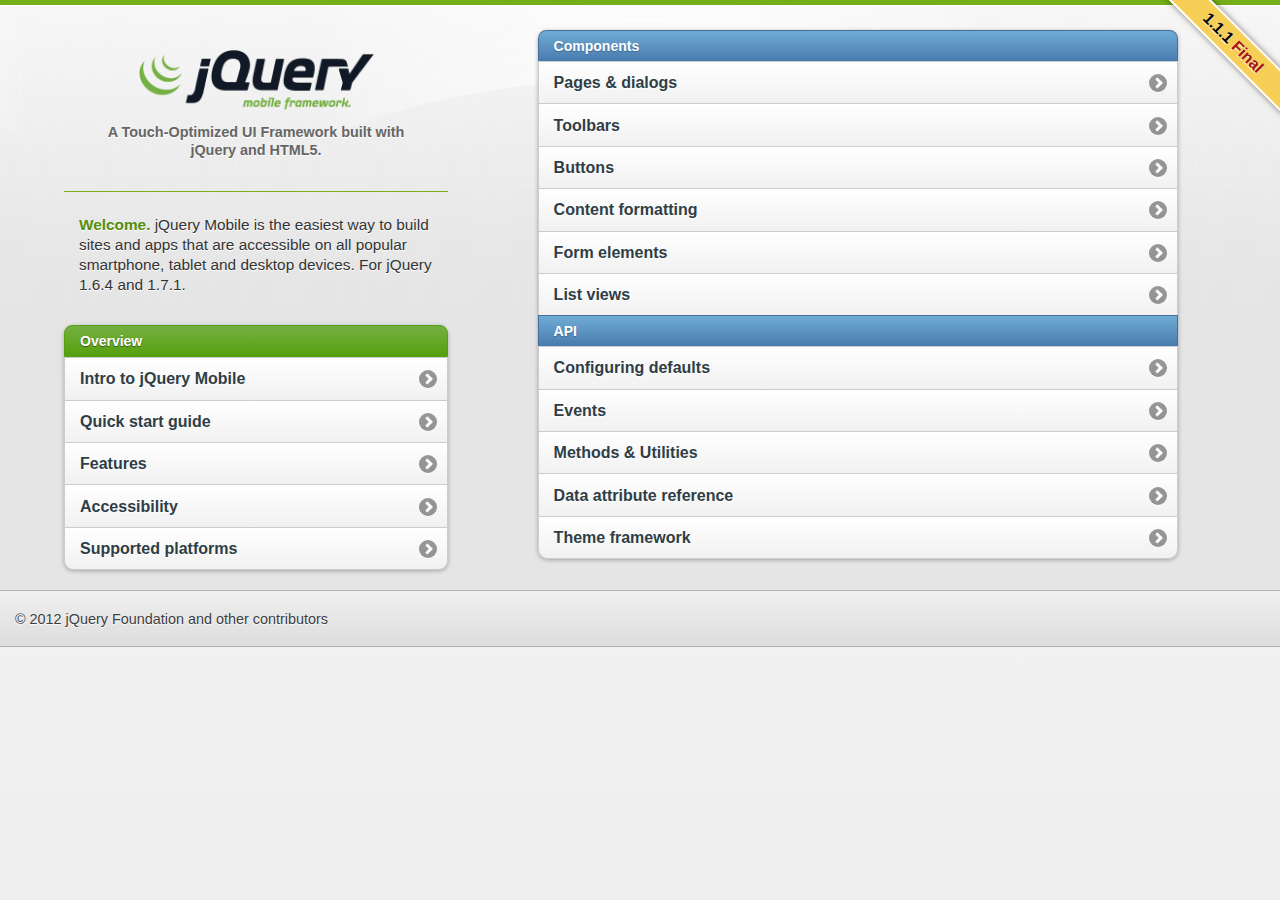
<file: grooming_rooms/jquery.mobile-1.1.1/demos/index.html>
<!DOCTYPE html>
<html>
<head>
	<meta charset="utf-8">
	<meta name="viewport" content="width=device-width, initial-scale=1">
	<title>jQuery Mobile: Demos and Documentation</title>
	<link rel="stylesheet"  href="css/themes/default/jquery.mobile-1.1.1.css" />
	<link rel="stylesheet" href="docs/_assets/css/jqm-docs.css" />
	<script src="js/jquery.js"></script>
	<script src="docs/_assets/js/jqm-docs.js"></script>
	<script src="js/jquery.mobile-1.1.1.js"></script>
	
</head>
<body>
<div data-role="page" class="type-home">
	<div data-role="content">
		<p class="jqm-version"></p>


		<div class="content-secondary">

			<div id="jqm-homeheader">
				<h1 id="jqm-logo"><img src="docs/_assets/images/jquery-logo.png" alt="jQuery Mobile Framework" /></h1>
				<p>A Touch-Optimized UI Framework built with jQuery and HTML5.</p>
			</div>


			<p class="intro"><strong>Welcome.</strong> jQuery Mobile is the easiest way to build sites and apps that are accessible on all popular smartphone, tablet and desktop devices. For jQuery 1.6.4 and 1.7.1.</p>

			<ul data-role="listview" data-inset="true" data-theme="c" data-dividertheme="f">
				<li data-role="list-divider">Overview</li>
				<li><a href="docs/about/intro.html">Intro to jQuery Mobile</a></li>
				<li><a href="docs/about/getting-started.html">Quick start guide</a></li>
				<li><a href="docs/about/features.html">Features</a></li>
				<li><a href="docs/about/accessibility.html">Accessibility</a></li>
				<li><a href="docs/about/platforms.html">Supported platforms</a></li>
			</ul>

		</div><!--/content-primary-->

		<div class="content-primary">
			<nav>


				<ul data-role="listview" data-inset="true" data-theme="c" data-dividertheme="b">
					<li data-role="list-divider">Components</li>
					<li><a href="docs/pages/index.html">Pages &amp; dialogs</a></li>
					<li><a href="docs/toolbars/index.html">Toolbars</a></li>
					<li><a href="docs/buttons/index.html">Buttons</a></li>
					<li><a href="docs/content/index.html">Content formatting</a></li>
					<li><a href="docs/forms/index.html">Form elements</a></li>
					<li><a href="docs/lists/index.html">List views</a></li>

					<li data-role="list-divider">API</li>
					<li><a href="docs/api/globalconfig.html">Configuring defaults</a></li>
					<li><a href="docs/api/events.html">Events</a></li>
					<li><a href="docs/api/methods.html">Methods &amp; Utilities</a></li>
					<li><a href="docs/api/data-attributes.html">Data attribute reference</a></li>
					<li><a href="docs/api/themes.html">Theme framework</a></li>


				</ul>
			</nav>
		</div>



	</div>

	<div data-role="footer" class="footer-docs" data-theme="c">
			<p>&copy; 2012 jQuery Foundation and other contributors</p>
	</div>

</div>
</body>
</html>
</file>
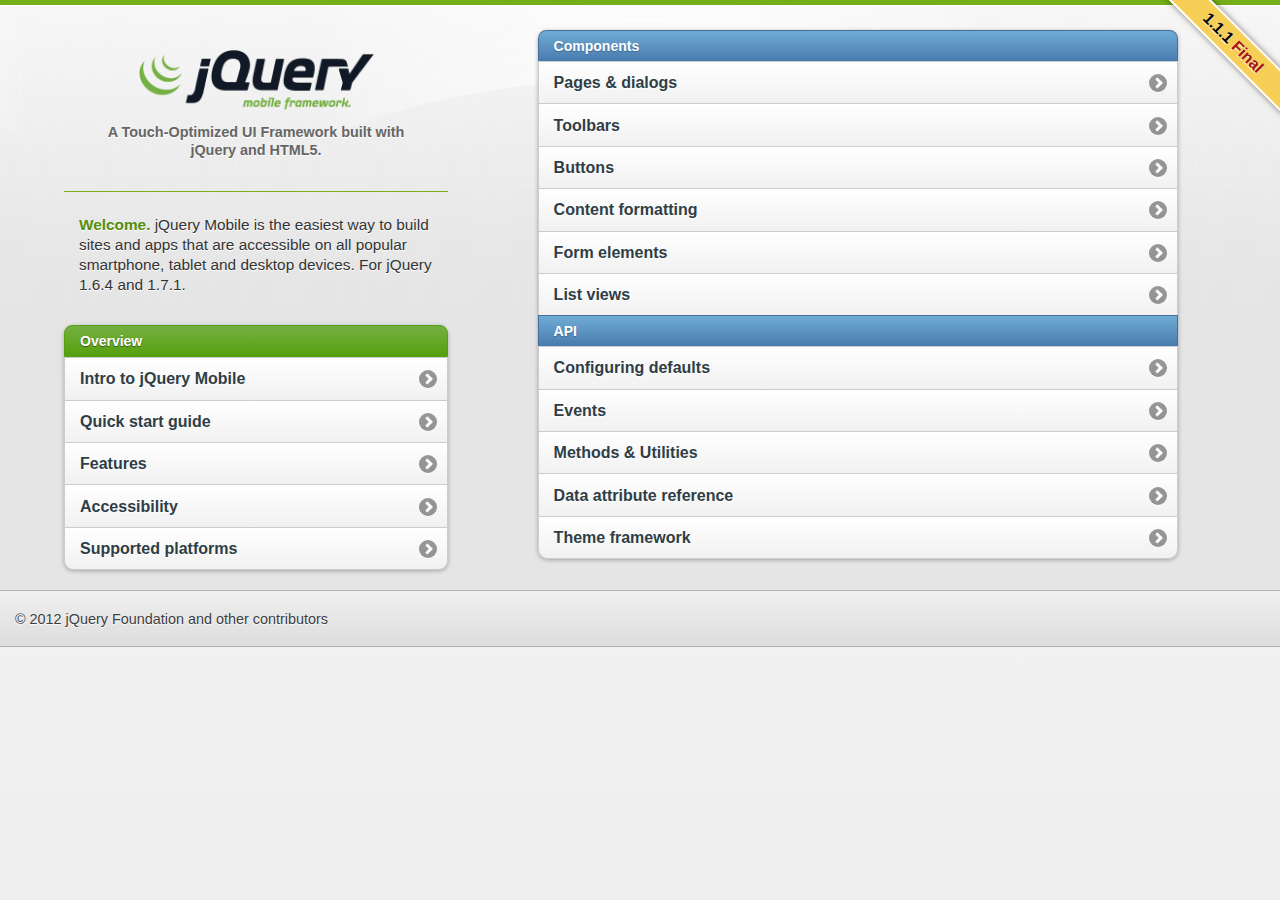
<file: grooming_rooms/jquery.mobile-1.1.1/demos/docs/index.html>
<!DOCTYPE html>
<html>
<head>
	<meta charset="utf-8">
	<meta name="viewport" content="width=device-width, initial-scale=1">
	<title>jQuery Mobile: Demos and Documentation</title>
	<link rel="stylesheet"  href="../css/themes/default/jquery.mobile-1.1.1.css" />
	<link rel="stylesheet" href="_assets/css/jqm-docs.css"/>

	<script src="../js/jquery.js"></script>
	<script src="../docs/_assets/js/jqm-docs.js"></script>
	<script src="../js/jquery.mobile-1.1.1.js"></script>
	<!-- Need to get a proper redirect hooked up. Blech. -->
	<meta http-equiv="refresh" content="0;url=../index.html">
</head> 
<body> 
	<div data-role="page" class="type-index">

<div data-role="header" data-theme="f">
	<h1>jQuery Mobile Docs</h1>
	<a href="../index.html" data-icon="home" data-iconpos="notext" class="ui-btn-right">Home</a>
</div>

<div data-role="content">   
	
<p>Nothing to see here folks.</p>
<a href="../index.html" data-role="button">View the documentation home page</a>

</div>

</div>
</body>
</html>
</file>
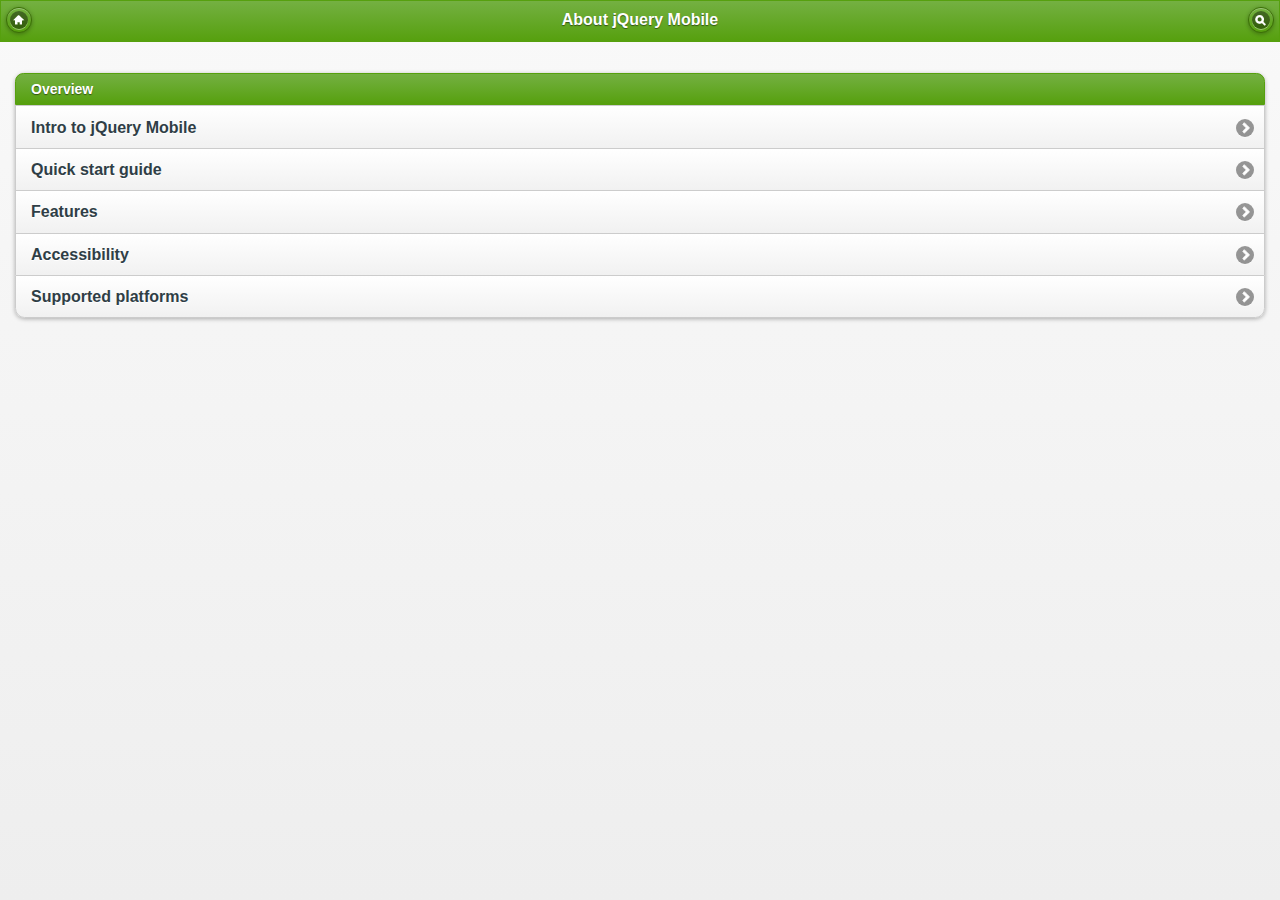
<file: grooming_rooms/jquery.mobile-1.1.1/demos/docs/about/index.html>
<!DOCTYPE html>
<html>
<head>
	<meta charset="utf-8">
	<meta name="viewport" content="width=device-width, initial-scale=1">
	<title>jQuery UI Mobile Framework - About</title>
	<link rel="stylesheet"  href="../../css/themes/default/jquery.mobile-1.1.1.css" />
	<link rel="stylesheet" href="../_assets/css/jqm-docs.css"/>

	<script src="../../js/jquery.js"></script>
	<script src="../../docs/_assets/js/jqm-docs.js"></script>
	<script src="../../js/jquery.mobile-1.1.1.js"></script>

</head>
<body> 

	<div data-role="page" class="type-index">

<div data-role="header" data-theme="f">
	<h1>About jQuery Mobile</h1>
	<a href="../../" data-icon="home" data-iconpos="notext" data-direction="reverse">Home</a>
		<a href="../nav.html" data-icon="search" data-iconpos="notext" data-rel="dialog" data-transition="fade">Search</a>
</div>

<div data-role="content">
	
	<ul data-role="listview" data-inset="true" data-theme="c" data-dividertheme="f">
		<li data-role="list-divider">Overview</li>
		<li><a href="intro.html">Intro to jQuery Mobile</a></li>
		<li><a href="getting-started.html">Quick start guide</a></li>	
		<li><a href="features.html">Features</a></li>
		<li><a href="accessibility.html">Accessibility</a></li>
		<li><a href="platforms.html">Supported platforms</a></li>
	</ul>

</div>

</div>
</body>
</html>
</file>
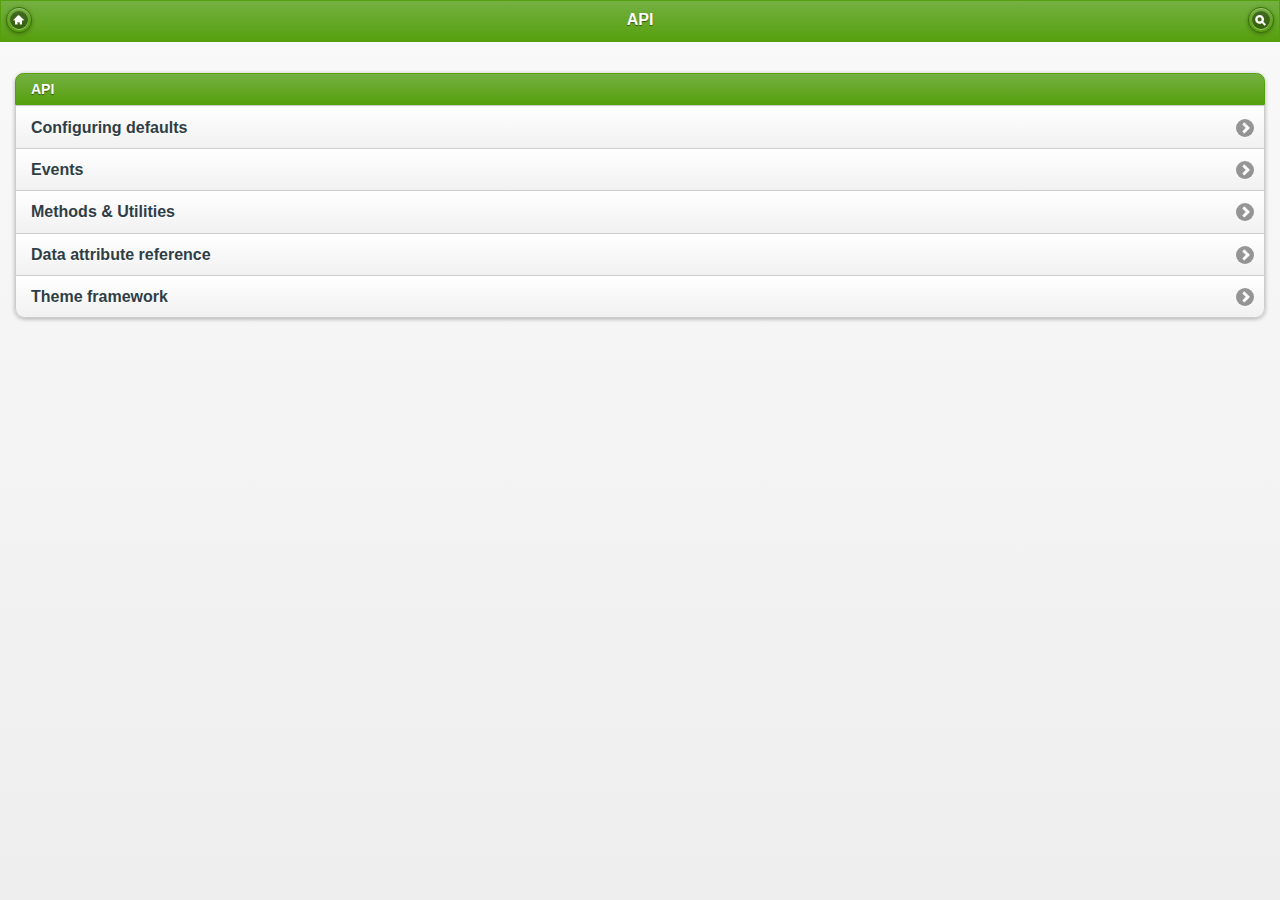
<file: grooming_rooms/jquery.mobile-1.1.1/demos/docs/api/index.html>
<!DOCTYPE html>
<html>
<head>
	<meta charset="utf-8">
	<meta name="viewport" content="width=device-width, initial-scale=1">
	<title>jQuery UI Mobile Framework - API</title>
	<link rel="stylesheet"  href="../../css/themes/default/jquery.mobile-1.1.1.css" />
	<link rel="stylesheet" href="../_assets/css/jqm-docs.css"/>

	<script src="../../js/jquery.js"></script>
	<script src="../../docs/_assets/js/jqm-docs.js"></script>
	<script src="../../js/jquery.mobile-1.1.1.js"></script>

</head> 
<body> 
<div data-role="page" class="type-index">

<div data-role="header" data-theme="f">
	<h1>API</h1>
	<a href="../../" data-icon="home" data-iconpos="notext" data-direction="reverse">Home</a>
		<a href="../nav.html" data-icon="search" data-iconpos="notext" data-rel="dialog" data-transition="fade">Search</a>
</div>

<div data-role="content">
	
		
		<ul data-role="listview" data-inset="true" data-theme="c" data-dividertheme="f">
			<li data-role="list-divider">API</li>
			<li><a href="globalconfig.html">Configuring defaults</a></li>
			<li><a href="events.html">Events</a></li>
			<li><a href="methods.html">Methods &amp; Utilities</a></li>
			<li><a href="data-attributes.html">Data attribute reference</a></li>
			<li><a href="themes.html">Theme framework</a></li>
		</ul>

</div>

</div>
</body>
</html>
</file>
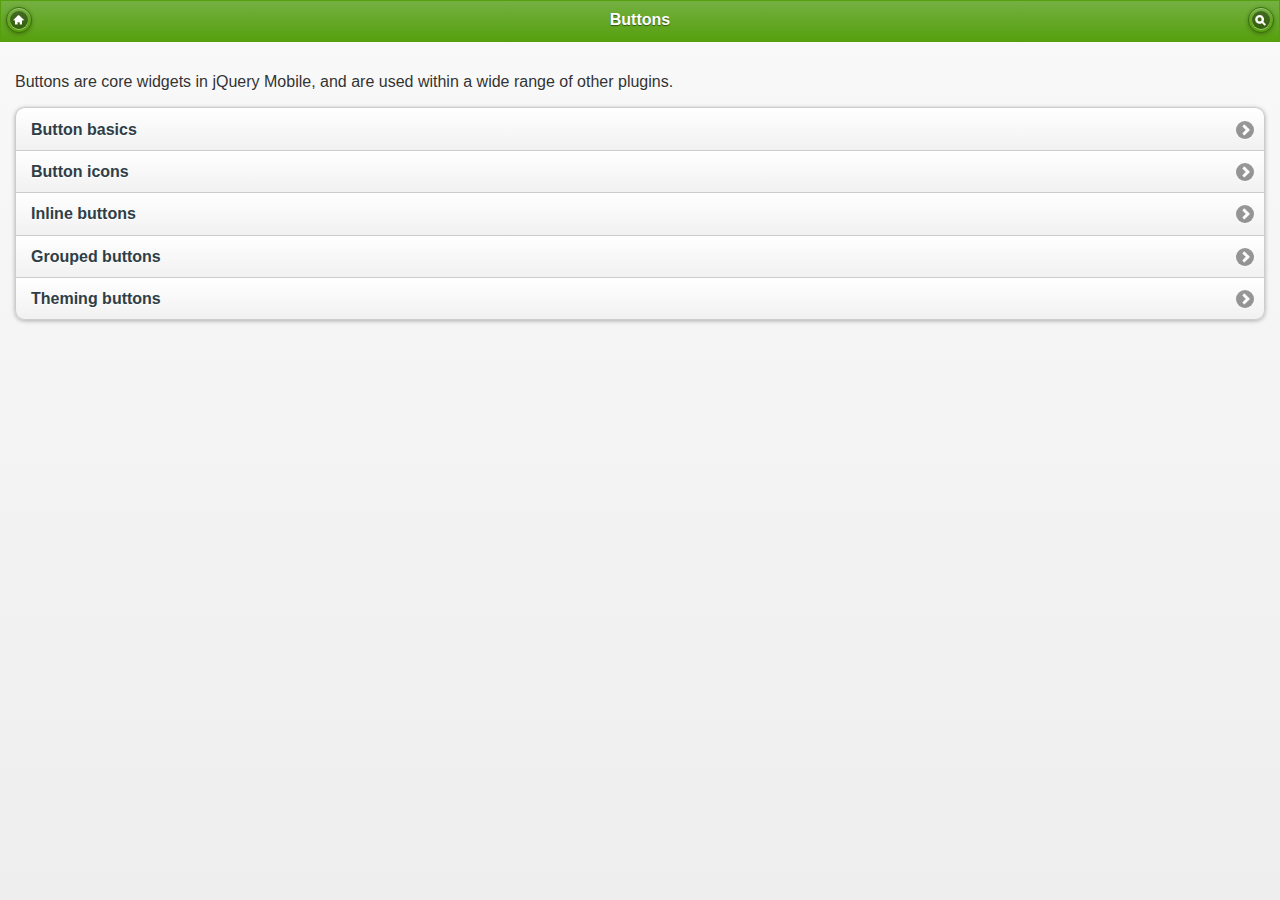
<file: grooming_rooms/jquery.mobile-1.1.1/demos/docs/buttons/index.html>
<!DOCTYPE html> 
<html>
	<head>
	<meta charset="utf-8">
	<meta name="viewport" content="width=device-width, initial-scale=1"> 
	<title>jQuery Mobile Docs - Buttons</title> 
	<link rel="stylesheet"  href="../../css/themes/default/jquery.mobile-1.1.1.css" />  
	<link rel="stylesheet" href="../_assets/css/jqm-docs.css"/>

	<script src="../../js/jquery.js"></script>
	<script src="../../docs/_assets/js/jqm-docs.js"></script>
	<script src="../../js/jquery.mobile-1.1.1.js"></script>

</head> 
<body> 

<div data-role="page" class="type-index">

	<div data-role="header" data-theme="f">
		<h1>Buttons</h1>
		<a href="../../" data-icon="home" data-iconpos="notext" data-direction="reverse">Home</a>
		<a href="../nav.html" data-icon="search" data-iconpos="notext" data-rel="dialog" data-transition="fade">Search</a>
	</div><!-- /header -->

	<div data-role="content">
			<p>Buttons are core widgets in jQuery Mobile, and are used within a wide range of other plugins.</p>

			<ul data-role="listview" data-inset="true">
					<li><a href="buttons-types.html">Button basics</a></li>
					<li><a href="buttons-icons.html">Button icons</a></li>
					<li><a href="buttons-inline.html">Inline buttons</a></li>
					<li><a href="buttons-grouped.html">Grouped buttons</a></li>
					<li><a href="buttons-themes.html">Theming buttons</a></li>
			</ul>
		</div>
	</div><!-- /content -->



	</div><!-- /page -->

	</body>
	</html>
</file>
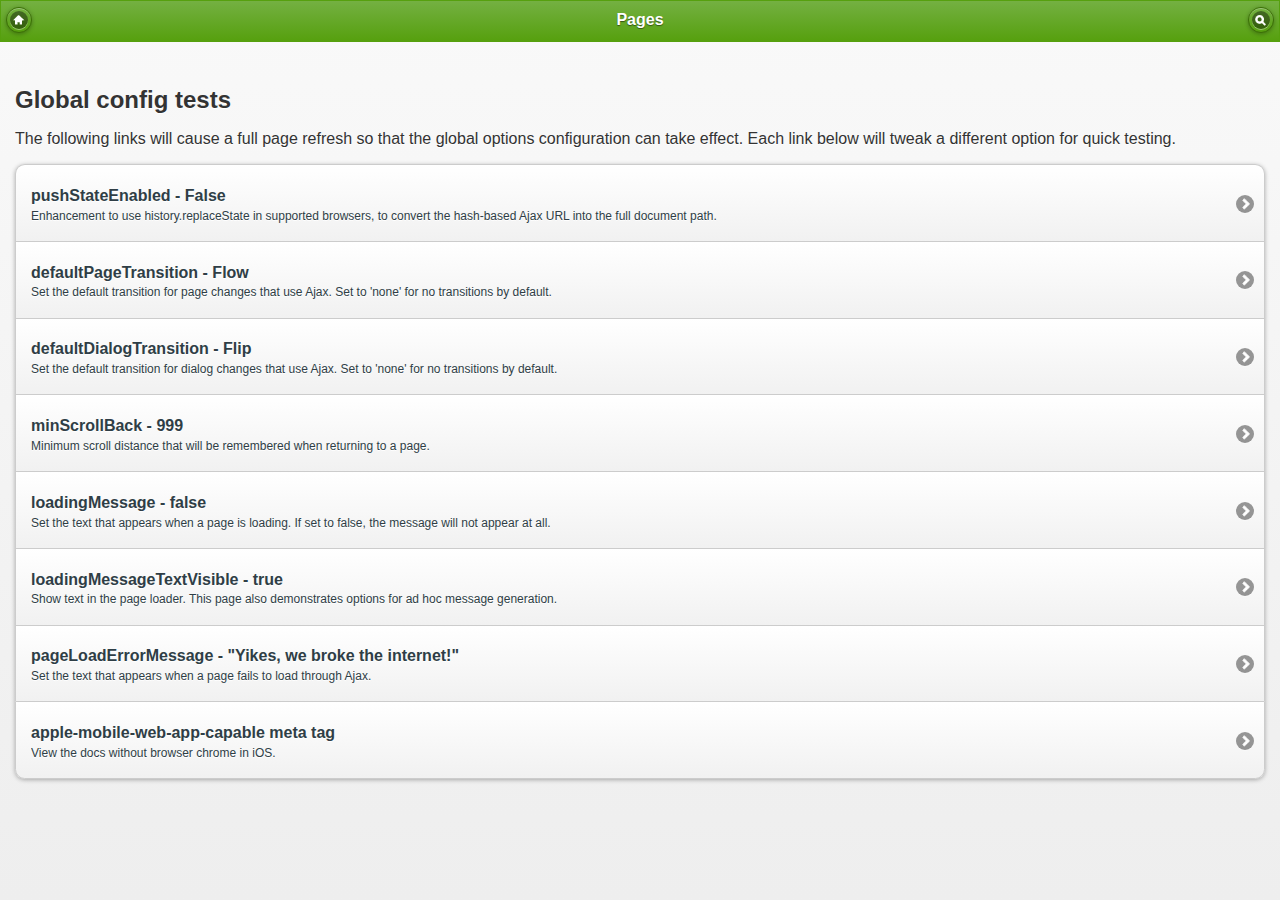
<file: grooming_rooms/jquery.mobile-1.1.1/demos/docs/config/index.html>
<!DOCTYPE html> 
<html>
	<head>
	<meta charset="utf-8">
	<meta name="viewport" content="width=device-width, initial-scale=1"> 
	<title>jQuery Mobile Docs - Configuration</title> 
	<link rel="stylesheet"  href="../../css/themes/default/jquery.mobile-1.1.1.css" />  
	<link rel="stylesheet" href="../_assets/css/jqm-docs.css"/>

	<script src="../../js/jquery.js"></script>
	<script src="../../docs/_assets/js/jqm-docs.js"></script>
	<script src="../../js/jquery.mobile-1.1.1.js"></script>

</head> 
<body> 

	<div data-role="page" class="type-index">

		<div data-role="header" data-theme="f">
		<h1>Pages</h1>
		<a href="../../" data-icon="home" data-iconpos="notext" data-direction="reverse">Home</a>
		<a href="../nav.html" data-icon="search" data-iconpos="notext" data-rel="dialog" data-transition="fade">Search</a>
	</div><!-- /header -->

	<div data-role="content">
				<h2>Global config tests</h2>
				<p>The following links will cause a full page refresh so that the global options configuration can take effect. Each link below will tweak a different option for quick testing.</p>

			
		<ul data-role="listview" data-inset="true">
			<li>
				<a href="pushState.html" data-ajax="false">
				<h3>pushStateEnabled - False</h3>
				<p>Enhancement to use history.replaceState in supported browsers, to convert the hash-based Ajax URL into the full document path. </p>
				</a>
			</li>
			<li>
				<a href="pageTransition.html" data-ajax="false">
				<h3>defaultPageTransition - Flow</h3>
				<p>Set the default transition for page changes that use Ajax. Set to 'none' for no transitions by default.</p>
				</a>
			</li>
			<li>
				<a href="dialogTransition.html" data-ajax="false">
				<h3>defaultDialogTransition - Flip</h3>
				<p>Set the default transition for dialog changes that use Ajax. Set to 'none' for no transitions by default.</p>
				</a>
			</li>
			<li>
				<a href="minScrollBack.html" data-ajax="false">
				<h3>minScrollBack - 999</h3>
				<p>Minimum scroll distance that will be remembered when returning to a page.</p>
				</a>
			</li>
			<li>
				<a href="loadingMessage.html" data-ajax="false">
				<h3>loadingMessage - false</h3>
				<p>Set the text that appears when a page is loading. If set to false, the message will not appear at all.</p>
				</a>
			</li>
			<li>
				<a href="loadingMessageTextVisible.html" data-ajax="false">
				<h3>loadingMessageTextVisible - true</h3>
				<p>Show text in the page loader.  This page also demonstrates options for ad hoc message generation.</p>
				</a>
			</li>
			<li>
				<a href="pageLoadErrorMessage.html" data-ajax="false">
				<h3>pageLoadErrorMessage - "Yikes, we broke the internet!"</h3>
				<p>Set the text that appears when a page fails to load through Ajax.</p>
				</a>
			</li>
			<li>
				<a href="iOSFullscreen.html" data-ajax="false">
				<h3>apple-mobile-web-app-capable meta tag</h3>
				<p>View the docs without browser chrome in iOS.</p>
				</a>
			</li>
		</ul>
		

		</div><!-- /ui-body wrapper -->	
</div><!-- /page -->

</body>
</html>
</file>
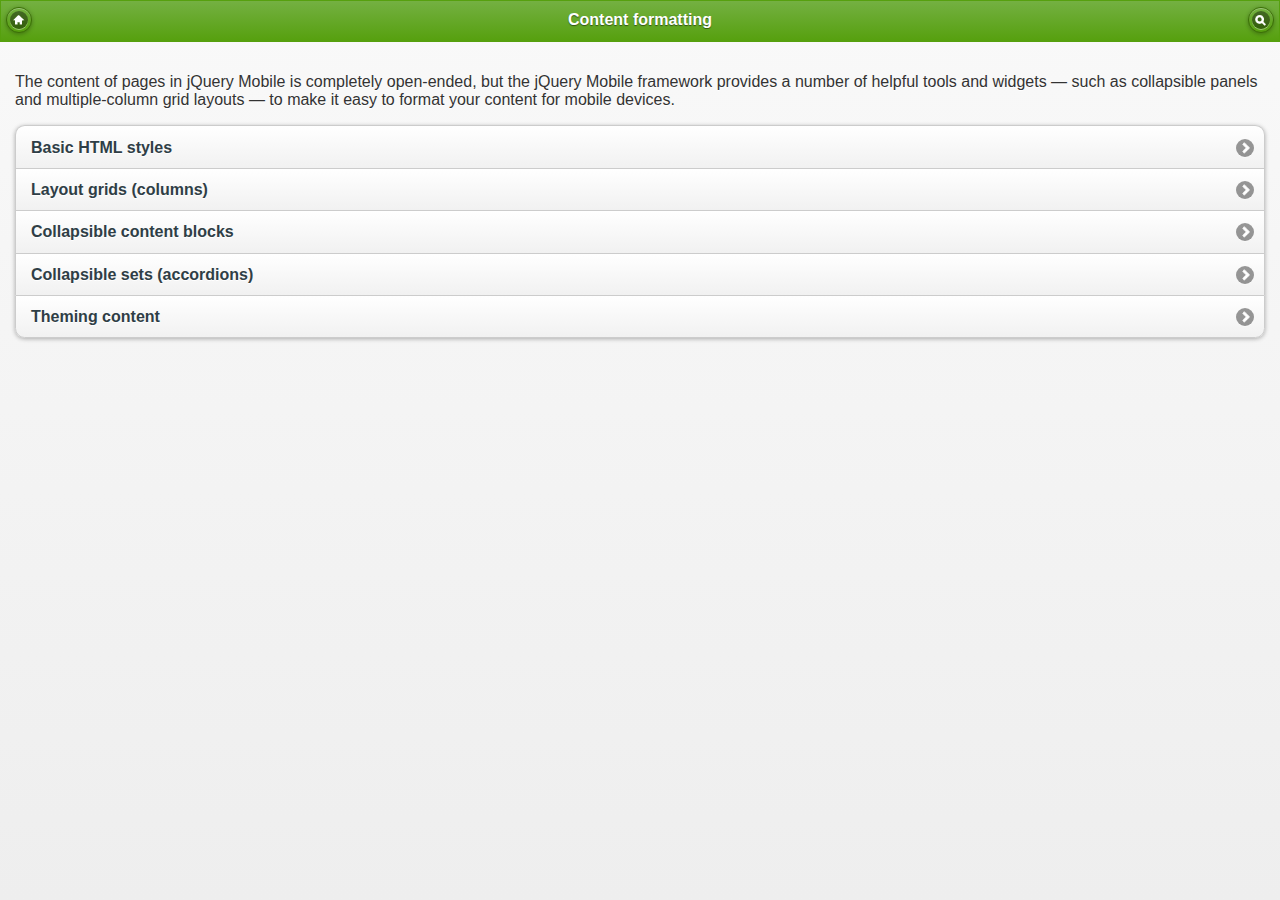
<file: grooming_rooms/jquery.mobile-1.1.1/demos/docs/content/index.html>
<!DOCTYPE html> 
<html>
	<head>
	<meta charset="utf-8">
	<meta name="viewport" content="width=device-width, initial-scale=1"> 
	<title>jQuery Mobile Docs - Content formatting</title> 
	<link rel="stylesheet"  href="../../css/themes/default/jquery.mobile-1.1.1.css" />  
	<link rel="stylesheet" href="../_assets/css/jqm-docs.css"/>

	<script src="../../js/jquery.js"></script>
	<script src="../../docs/_assets/js/jqm-docs.js"></script>
	<script src="../../js/jquery.mobile-1.1.1.js"></script>

</head> 
<body> 

<div data-role="page" class="type-index">

		<div data-role="header" data-theme="f">
		<h1>Content formatting</h1>
		<a href="../../" data-icon="home" data-iconpos="notext" data-direction="reverse">Home</a>
		<a href="../nav.html" data-icon="search" data-iconpos="notext" data-rel="dialog" data-transition="fade">Search</a>
	</div><!-- /header -->

	<div data-role="content">

		<p>The content of pages in jQuery Mobile is completely open-ended, but the jQuery Mobile framework provides a number of helpful tools and widgets &mdash; such as collapsible panels and multiple-column grid layouts &mdash; to make it easy to format your content for mobile devices.</p>

		

			
		<ul data-role="listview" data-inset="true">
			<li><a href="content-html.html">Basic HTML styles</a></li>
			<li><a href="content-grids.html">Layout grids (columns)</a></li>
			<li><a href="content-collapsible.html">Collapsible content blocks</a></li>
			<li><a href="content-collapsible-set.html">Collapsible sets (accordions)</a></li>
			<li><a href="content-themes.html">Theming content</a></li>
			<!--<li><a href="api-content.html">API documentation</a></li>-->
		</ul>

	</div><!-- /ui-body wrapper -->	
</div><!-- /page -->

</body>
</html>
</file>
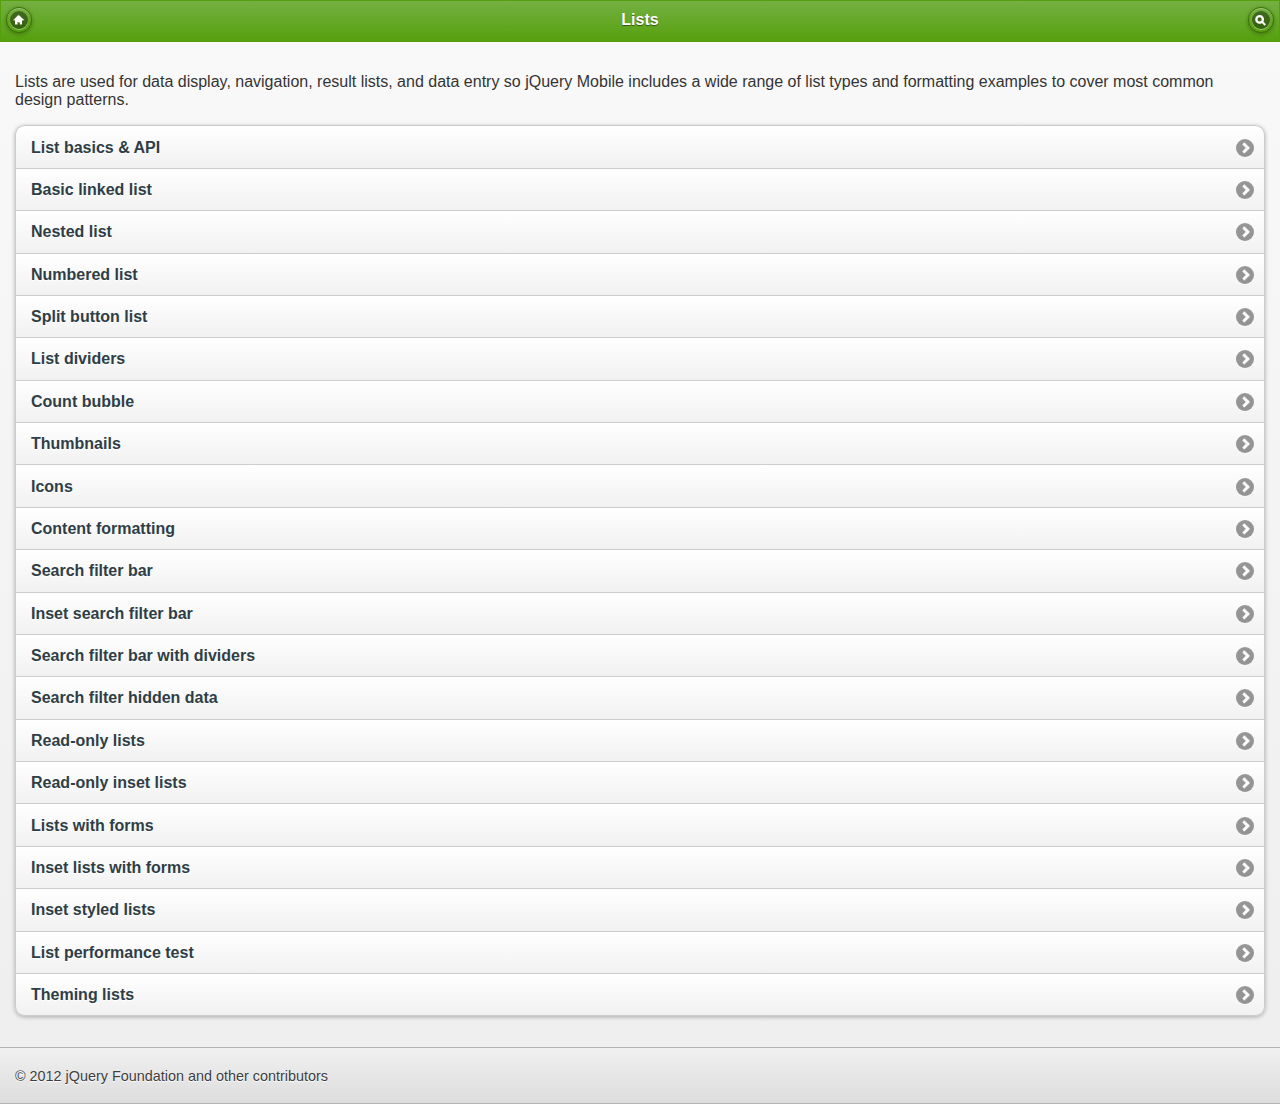
<file: grooming_rooms/jquery.mobile-1.1.1/demos/docs/lists/index.html>
<!DOCTYPE html> 
<html>
	<head>
	<meta charset="utf-8">
	<meta name="viewport" content="width=device-width, initial-scale=1"> 
	<title>jQuery Mobile Docs - Lists</title> 
	<link rel="stylesheet"  href="../../css/themes/default/jquery.mobile-1.1.1.css" />  
	<link rel="stylesheet" href="../_assets/css/jqm-docs.css"/>

	<script src="../../js/jquery.js"></script>
	<script src="../../docs/_assets/js/jqm-docs.js"></script>
	<script src="../../js/jquery.mobile-1.1.1.js"></script>

</head> 
<body> 

	<div data-role="page" class="type-index">

		<div data-role="header" data-theme="f">
		<h1>Lists</h1>
		<a href="../../" data-icon="home" data-iconpos="notext" data-direction="reverse">Home</a>
		<a href="../nav.html" data-icon="search" data-iconpos="notext" data-rel="dialog" data-transition="fade">Search</a>
	</div><!-- /header -->

	<div data-role="content">

		<p>Lists are used for data display, navigation, result lists, and data entry so jQuery Mobile includes a wide range of list types and formatting examples to cover most common design patterns.</p>
				
		<ul data-role="listview" data-inset="true">
			<li><a href="docs-lists.html">List basics &amp; API</a></li>
			<li><a href="lists-ul.html">Basic linked list</a></li>
			<li><a href="lists-nested.html">Nested list</a></li>
			<li><a href="lists-ol.html">Numbered list</a></li>
			
			
			
			<li><a href="lists-split.html">Split button list</a></li>	
			<li><a href="lists-divider.html">List dividers</a></li>
			<li><a href="lists-count.html">Count bubble</a></li>
			<li><a href="lists-thumbnails.html">Thumbnails</a></li>
			<li><a href="lists-icons.html">Icons</a></li>
			<li><a href="lists-formatting.html">Content formatting</a></li>
			<li><a href="lists-search.html">Search filter bar</a></li>
			<li><a href="lists-search-inset.html">Inset search filter bar</a></li>
			<li><a href="lists-search-with-dividers.html">Search filter bar with dividers</a></li>
			<li><a href="lists-search-filtertext.html">Search filter hidden data</a></li>

			<li><a href="lists-readonly.html">Read-only lists</a></li>
			<li><a href="lists-readonly-inset.html">Read-only inset lists</a></li>
			<li><a href="lists-forms.html">Lists with forms</a></li>
			<li><a href="lists-forms-inset.html">Inset lists with forms</a></li>
			
			
			
			<li><a href="lists-inset.html">Inset styled lists</a></li>
			<li><a href="lists-performance.html">List performance test</a></li>
			<li><a href="lists-themes.html">Theming lists</a></li>
			<!--<li><a href="api-lists.html">API documentation</a></li>-->
		</ul>
		
	

	</div><!-- /content -->

	<div data-role="footer" class="footer-docs" data-theme="c">
			<p>&copy; 2012 jQuery Foundation and other contributors</p>
	</div>

	</div><!-- /page -->

	</body>
	</html>
</file>
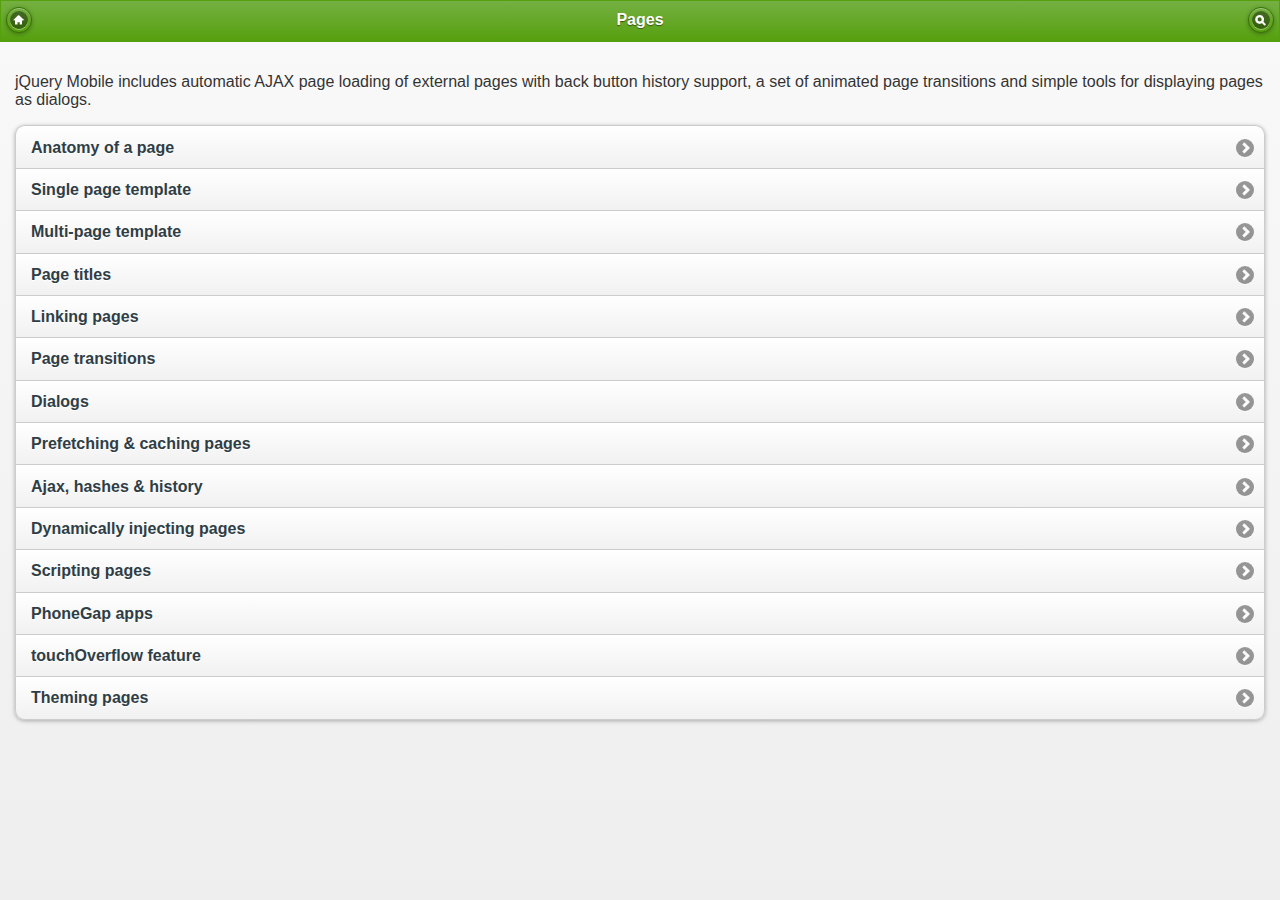
<file: grooming_rooms/jquery.mobile-1.1.1/demos/docs/pages/index.html>
<!DOCTYPE html> 
<html>
	<head>
	<meta charset="utf-8">
	<meta name="viewport" content="width=device-width, initial-scale=1"> 
	<title>jQuery Mobile Docs - Pages</title> 
	<link rel="stylesheet"  href="../../css/themes/default/jquery.mobile-1.1.1.css" />  
	<link rel="stylesheet" href="../_assets/css/jqm-docs.css"/>

	<script src="../../js/jquery.js"></script>
	<script src="../../docs/_assets/js/jqm-docs.js"></script>
	<script src="../../js/jquery.mobile-1.1.1.js"></script>

</head> 
<body> 

	<div data-role="page" class="type-index">

		<div data-role="header" data-theme="f">
		<h1>Pages</h1>
		<a href="../../" data-icon="home" data-iconpos="notext" data-direction="reverse">Home</a>
		<a href="../nav.html" data-icon="search" data-iconpos="notext" data-rel="dialog" data-transition="fade">Search</a>
	</div><!-- /header -->

	<div data-role="content">

				<p>jQuery Mobile includes automatic AJAX page loading of external pages with back button history support, a set of animated page transitions and simple tools for displaying pages as dialogs.</p>

			
		<ul data-role="listview" data-inset="true">
								<li><a href="page-anatomy.html">Anatomy of a page</a></li>
								<li><a href="page-template.html" data-ajax="false">Single page template</a></li>
								<li><a href="multipage-template.html" data-ajax="false">Multi-page template</a></li>
								<li><a href="page-titles.html">Page titles</a></li>
								<li><a href="page-links.html">Linking pages</a></li>
								<li><a href="page-transitions.html">Page transitions</a></li>
								<li><a href="page-dialogs.html">Dialogs</a></li>
								<li><a href="page-cache.html">Prefetching &amp; caching pages</a></li>
								<li><a href="page-navmodel.html">Ajax, hashes &amp; history</a></li>
								<li><a href="page-dynamic.html">Dynamically injecting pages</a></li>
								<li><a href="page-scripting.html">Scripting pages</a></li>
								<li><a href="phonegap.html">PhoneGap apps</a></li>
								<li><a href="touchoverflow.html">touchOverflow feature</a></li>
								<li><a href="pages-themes.html">Theming pages</a></li>
		</ul>


		</div><!-- /ui-body wrapper -->	
</div><!-- /page -->

</body>
</html>
</file>
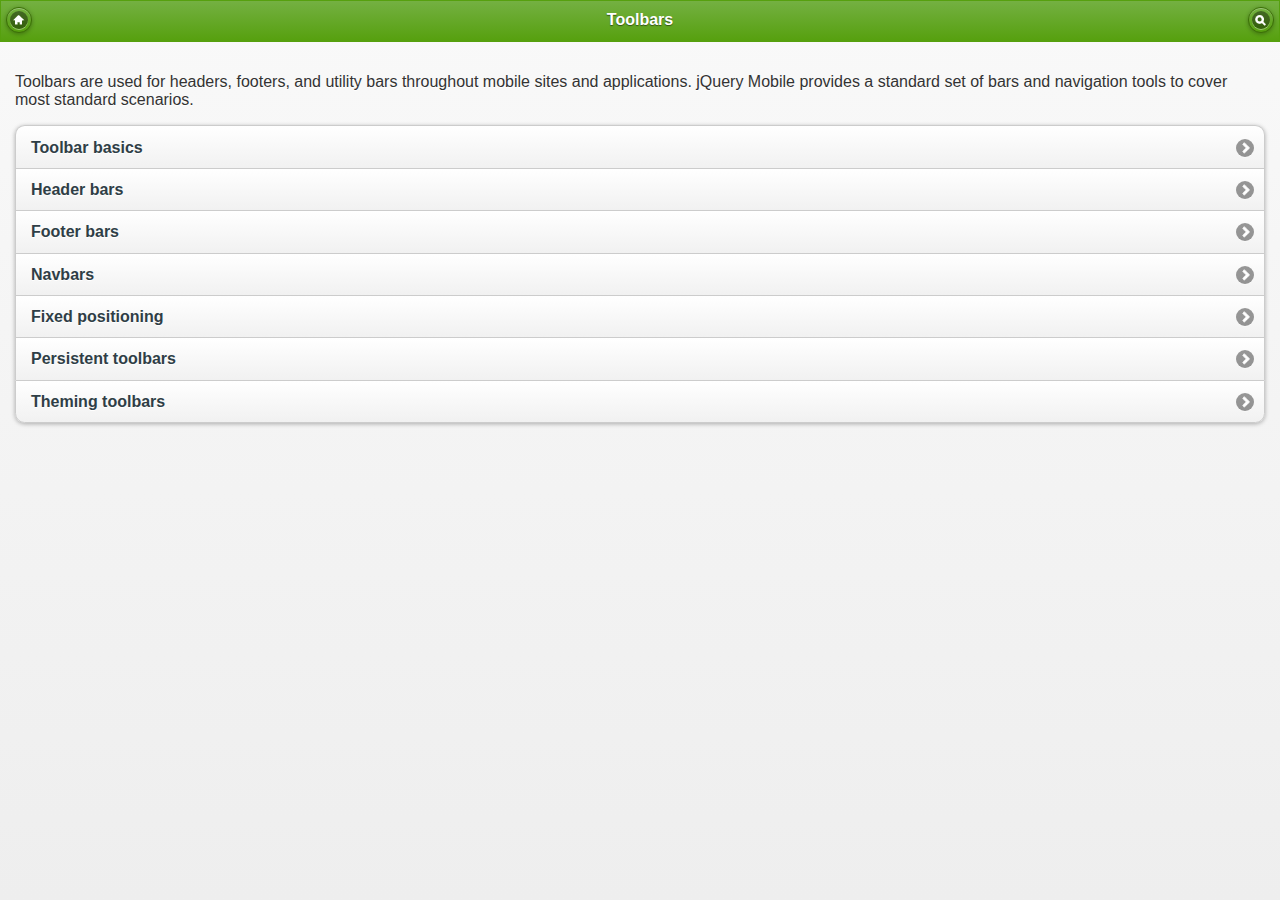
<file: grooming_rooms/jquery.mobile-1.1.1/demos/docs/toolbars/index.html>
<!DOCTYPE html> 
<html>
	<head>
	<meta charset="utf-8">
	<meta name="viewport" content="width=device-width, initial-scale=1"> 
	<title>jQuery Mobile Docs - Toolbars</title> 
	<link rel="stylesheet"  href="../../css/themes/default/jquery.mobile-1.1.1.css" />  
	<link rel="stylesheet" href="../_assets/css/jqm-docs.css"/>

	<script src="../../js/jquery.js"></script>
	<script src="../../docs/_assets/js/jqm-docs.js"></script>
	<script src="../../js/jquery.mobile-1.1.1.js"></script>

</head> 
<body> 

	<div data-role="page" class="type-index">

		<div data-role="header" data-theme="f">
		<h1>Toolbars</h1>
		<a href="../../" data-icon="home" data-iconpos="notext" data-direction="reverse">Home</a>
		<a href="../nav.html" data-icon="search" data-iconpos="notext" data-rel="dialog" data-transition="fade">Search</a>
	</div><!-- /header -->

	<div data-role="content">

		<p>Toolbars are used for headers, footers, and utility bars throughout mobile sites and applications. jQuery Mobile provides a standard set of bars and navigation tools to cover most standard scenarios.</p>

			
		<ul data-role="listview" data-inset="true">
			<li><a href="docs-bars.html">Toolbar basics</a></li>
			<li><a href="docs-headers.html">Header bars</a></li>
			<li><a href="docs-footers.html">Footer bars</a></li>
			<li><a href="docs-navbar.html">Navbars</a></li>
			<li><a href="bars-fixed.html">Fixed positioning</a></li>
			<li><a href="footer-persist-a.html">Persistent toolbars</a></li>
			<li><a href="bars-themes.html">Theming toolbars</a></li>
			<!--<li><a href="api-bars.html">API documentation</a></li>-->
		</ul>			

	</div><!-- /content -->
</div><!-- /page -->

</body>
</html>
</file>
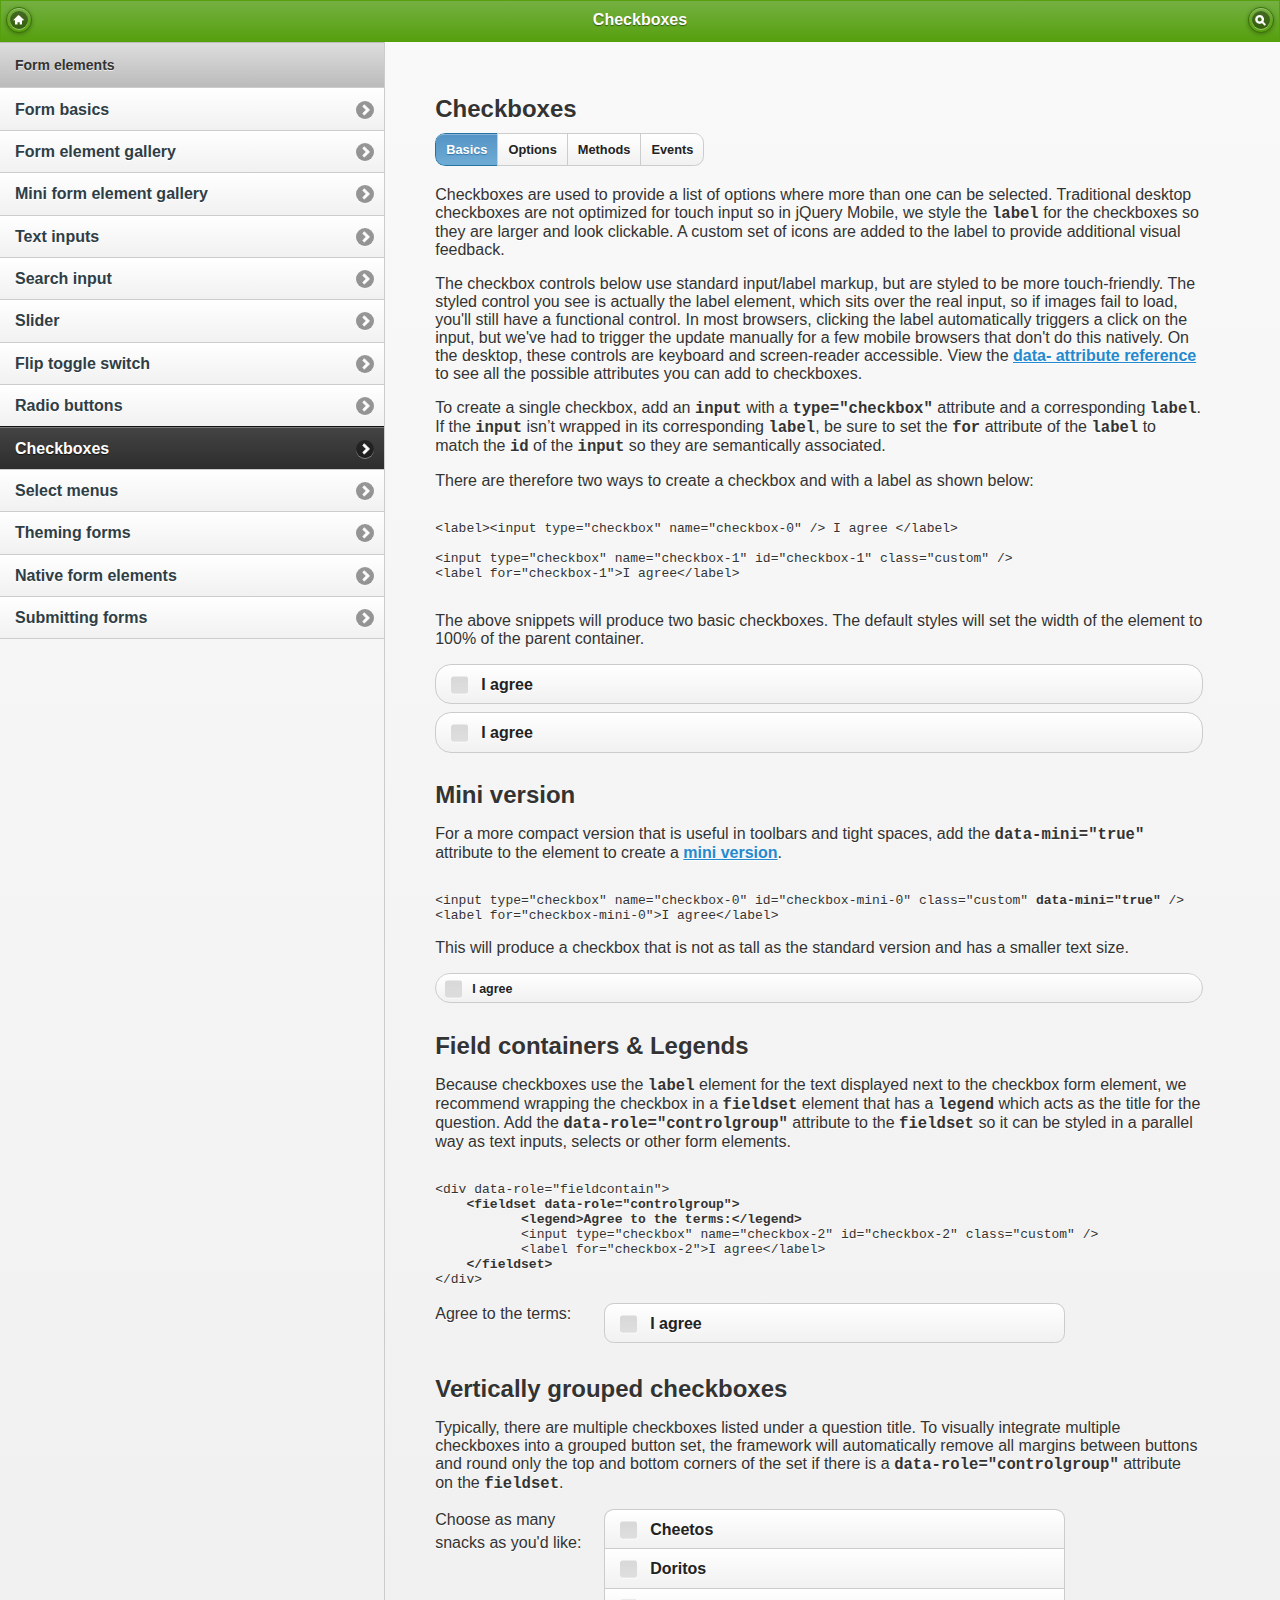
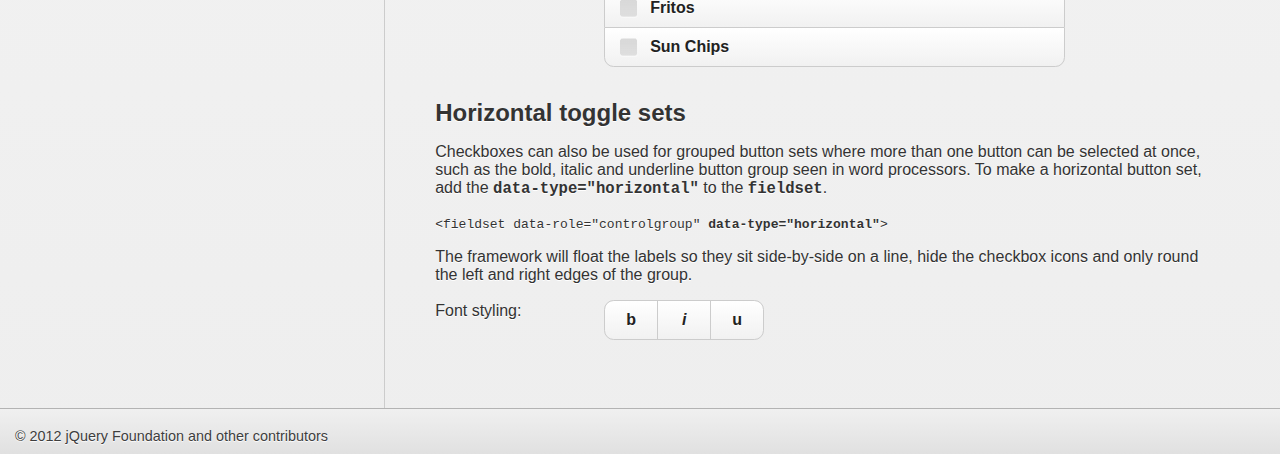
<file: grooming_rooms/jquery.mobile-1.1.1/demos/docs/forms/checkboxes/index.html>
<!DOCTYPE html> 
<html>
	<head>
	<meta charset="utf-8">
	<meta name="viewport" content="width=device-width, initial-scale=1"> 
	<title>jQuery Mobile Docs - Checkboxes</title> 
	<link rel="stylesheet"  href="../../../css/themes/default/jquery.mobile-1.1.1.css" />
	<link rel="stylesheet" href="../../_assets/css/jqm-docs.css"/>
	<script src="../../../js/jquery.js"></script>
	<script src="../../../docs/_assets/js/jqm-docs.js"></script>
	<script src="../../../js/jquery.mobile-1.1.1.js"></script>

</head> 
<body> 

	<div data-role="page" class="type-interior">

		<div data-role="header" data-theme="f">
		<h1>Checkboxes</h1>
		<a href="../../../" data-icon="home" data-iconpos="notext" data-direction="reverse">Home</a>
		<a href="../../nav.html" data-icon="search" data-iconpos="notext" data-rel="dialog" data-transition="fade">Search</a>
	</div><!-- /header -->

	<div data-role="content">
		<div class="content-primary">
		
		<form action="#" method="get">

		<h2>Checkboxes</h2>

    <ul data-role="controlgroup" data-type="horizontal" class="localnav">
      <li><a href="index.html" data-role="button" data-transition="fade" class="ui-btn-active">Basics</a></li>
      <li><a href="options.html" data-role="button" data-transition="fade">Options</a></li>
      <li><a href="methods.html" data-role="button" data-transition="fade">Methods</a></li>
      <li><a href="events.html" data-role="button" data-transition="fade">Events</a></li>
    </ul>

		<p>Checkboxes are used to provide a list of options where more than one can be selected. Traditional desktop checkboxes are not optimized for touch input so in jQuery Mobile, we style the <code>label</code> for the checkboxes so they are larger and look clickable. A custom set of icons are added to the label to provide additional visual feedback.</p>
		
		<p>The checkbox controls below use standard input/label markup, but are styled to be more touch-friendly. The styled control you see is actually the label element, which sits over the real input, so if images fail to load, you'll still have a functional control. In most browsers, clicking the label automatically triggers a click on the input, but we've had to trigger the update manually for a few mobile browsers that don't do this natively. On the desktop, these controls are keyboard and screen-reader accessible. View the <a href="../../api/data-attributes.html">data- attribute reference</a> to see all the possible attributes you can add to checkboxes.</p>

		<p>To create a single checkbox, add an <code>input</code> with a <code>type="checkbox"</code> attribute and a corresponding <code>label</code>. If the <code>input</code> isn’t wrapped in its corresponding <code>label</code>, be sure to set the <code>for</code> attribute of the <code>label</code> to match the <code>id</code> of the <code>input</code> so they are semantically associated.</p>
		<p>There are therefore two ways to create a checkbox and with a label as shown below:</p>
		
		<pre><code>	
&lt;label&gt;&lt;input type=&quot;checkbox&quot; name=&quot;checkbox-0&quot; /&gt; I agree &lt;/label&gt;
			
&lt;input type=&quot;checkbox&quot; name=&quot;checkbox-1&quot; id=&quot;checkbox-1&quot; class=&quot;custom&quot; /&gt;
&lt;label for=&quot;checkbox-1&quot;&gt;I agree&lt;/label&gt;
		</code></pre>
				
		<p>The above snippets will produce two basic checkboxes. The default styles will set the width of the element to 100% of the parent container.</p>
					
		<label> <input type="checkbox" name="checkbox-0 "/> I agree</label>
		
		<input type="checkbox" name="checkbox-1" id="checkbox-1" class="custom" />
		<label for="checkbox-1">I agree</label>
		
		
		<h2>Mini version</h2>

		<p>For a more compact version that is useful in toolbars and tight spaces, add the <code>data-mini="true"</code> attribute to the element to create a <a href="../forms-all-mini.html">mini version</a>. </p>

<pre><code>	
&lt;input type=&quot;checkbox&quot; name=&quot;checkbox-0&quot; id=&quot;checkbox-mini-0&quot; class=&quot;custom&quot; <strong>data-mini=&quot;true&quot;</strong> /&gt;
&lt;label for=&quot;checkbox-mini-0&quot;&gt;I agree&lt;/label&gt;
</code></pre>
		
		<p>This will produce a checkbox that is not as tall as the standard version and has a smaller text size.</p>
		<input type="checkbox" name="checkbox-mini-0" id="checkbox-mini-0" class="custom" data-mini="true" />
		<label for="checkbox-mini-0">I agree</label>


		<h2>Field containers &amp; Legends</h2>
		<p>Because checkboxes use the <code>label</code> element for the text displayed next to the checkbox form element, we recommend wrapping the checkbox in a <code>fieldset</code> element that has a <code>legend</code> which acts as the title for the question. Add the  <code> data-role="controlgroup"</code> attribute to the <code>fieldset</code> so it can be styled in a parallel way as text inputs, selects or other form elements.</p>
		
<pre><code>	
&lt;div data-role=&quot;fieldcontain&quot;&gt;
    <strong>&lt;fieldset data-role=&quot;controlgroup&quot;&gt;
	   &lt;legend&gt;Agree to the terms:&lt;/legend&gt;</strong>
	   &lt;input type=&quot;checkbox&quot; name=&quot;checkbox-2&quot; id=&quot;checkbox-2&quot; class=&quot;custom&quot; /&gt;
	   &lt;label for=&quot;checkbox-2&quot;&gt;I agree&lt;/label&gt;
    <strong>&lt;/fieldset&gt;</strong>
&lt;/div&gt;
</code></pre>

	<div data-role="fieldcontain">
	 	<fieldset data-role="controlgroup">
			<legend>Agree to the terms:</legend>
			<input type="checkbox" name="checkbox-2" id="checkbox-2" class="custom" />
			<label for="checkbox-2">I agree</label>
	    </fieldset>
	</div>
	
			
		
		<h2>Vertically grouped checkboxes</h2>
		
		<p>Typically, there are multiple checkboxes listed under a question title. To visually integrate multiple checkboxes into a grouped button set, the framework will automatically remove all margins between buttons and round only the top and bottom corners of the set if there is a <code> data-role="controlgroup"</code> attribute on the <code>fieldset</code>.</p>

			<div  data-role="fieldcontain">
			 	<fieldset data-role="controlgroup">
					<legend>Choose as many snacks as you'd like:</legend>
					<input type="checkbox" name="checkbox-1a" id="checkbox-1a" class="custom" />
					<label for="checkbox-1a">Cheetos</label>

					<input type="checkbox" name="checkbox-2a" id="checkbox-2a" class="custom" />
					<label for="checkbox-2a">Doritos</label>
					
					<input type="checkbox" name="checkbox-3a" id="checkbox-3a" class="custom" />
					<label for="checkbox-3a">Fritos</label>

					<input type="checkbox" name="checkbox-4a" id="checkbox-4a" class="custom" />
					<label for="checkbox-4a">Sun Chips</label>
			    </fieldset>
			</div>
		
		<h2>Horizontal toggle sets</h2>
		
		<p>Checkboxes can also be used for grouped button sets where more than one button can be selected at once, such as the bold, italic and underline button group seen in word processors. To make a horizontal button set, add the <code> data-type="horizontal"</code> to the <code>fieldset</code>.</p>

<code>
&lt;fieldset data-role=&quot;controlgroup&quot; <strong>data-type=&quot;horizontal&quot;</strong>&gt;
</code>

			<p>The framework will float the labels so they sit side-by-side on a line, hide the checkbox icons and only round the left and right edges of the group.</p>
			
		<div data-role="fieldcontain">
		    <fieldset data-role="controlgroup" data-type="horizontal">
		    	<legend>Font styling:</legend>
		    	<input type="checkbox" name="checkbox-6" id="checkbox-6" class="custom" />
				<label for="checkbox-6">b</label>

				<input type="checkbox" name="checkbox-7" id="checkbox-7" class="custom" />
				<label for="checkbox-7"><em>i</em></label>

				<input type="checkbox" name="checkbox-8" id="checkbox-8" class="custom" />
				<label for="checkbox-8">u</label>    
		    </fieldset>
		</div>




	</form>
	
	</div><!--/content-primary -->		
	
	<div class="content-secondary">
		
		<div data-role="collapsible" data-collapsed="true" data-theme="b" data-content-theme="d">
			
				<h3>More in this section</h3>
				
				<ul data-role="listview" data-theme="c" data-dividertheme="d">
				
					<li data-role="list-divider">Form elements</li>
					<li><a href="../docs-forms.html">Form basics</a></li>
					<li><a href="../forms-all.html">Form element gallery</a></li>
					<li><a href="../forms-all-mini.html">Mini form element gallery</a></li>
					<li><a href="../textinputs/index.html">Text inputs</a></li>
					<li><a href="../search/">Search input</a></li>
					<li><a href="../slider/">Slider</a></li>
					<li><a href="../switch/">Flip toggle switch</a></li>
					<li><a href="../radiobuttons/">Radio buttons</a></li>
					<li data-theme="a"><a href="index.html">Checkboxes</a></li>
					<li><a href="../selects/">Select menus</a></li>
					<li><a href="../forms-themes.html">Theming forms</a></li>
					<li><a href="../forms-all-native.html">Native form elements</a></li>
					<li><a href="../forms-sample.html">Submitting forms</a></li>
					
	
				</ul>
		</div>
	</div>		

</div><!-- /content -->

<div data-role="footer" class="footer-docs" data-theme="c">
		<p>&copy; 2012 jQuery Foundation and other contributors</p>
</div>
	
</div><!-- /page -->

</body>
</html>
</file>
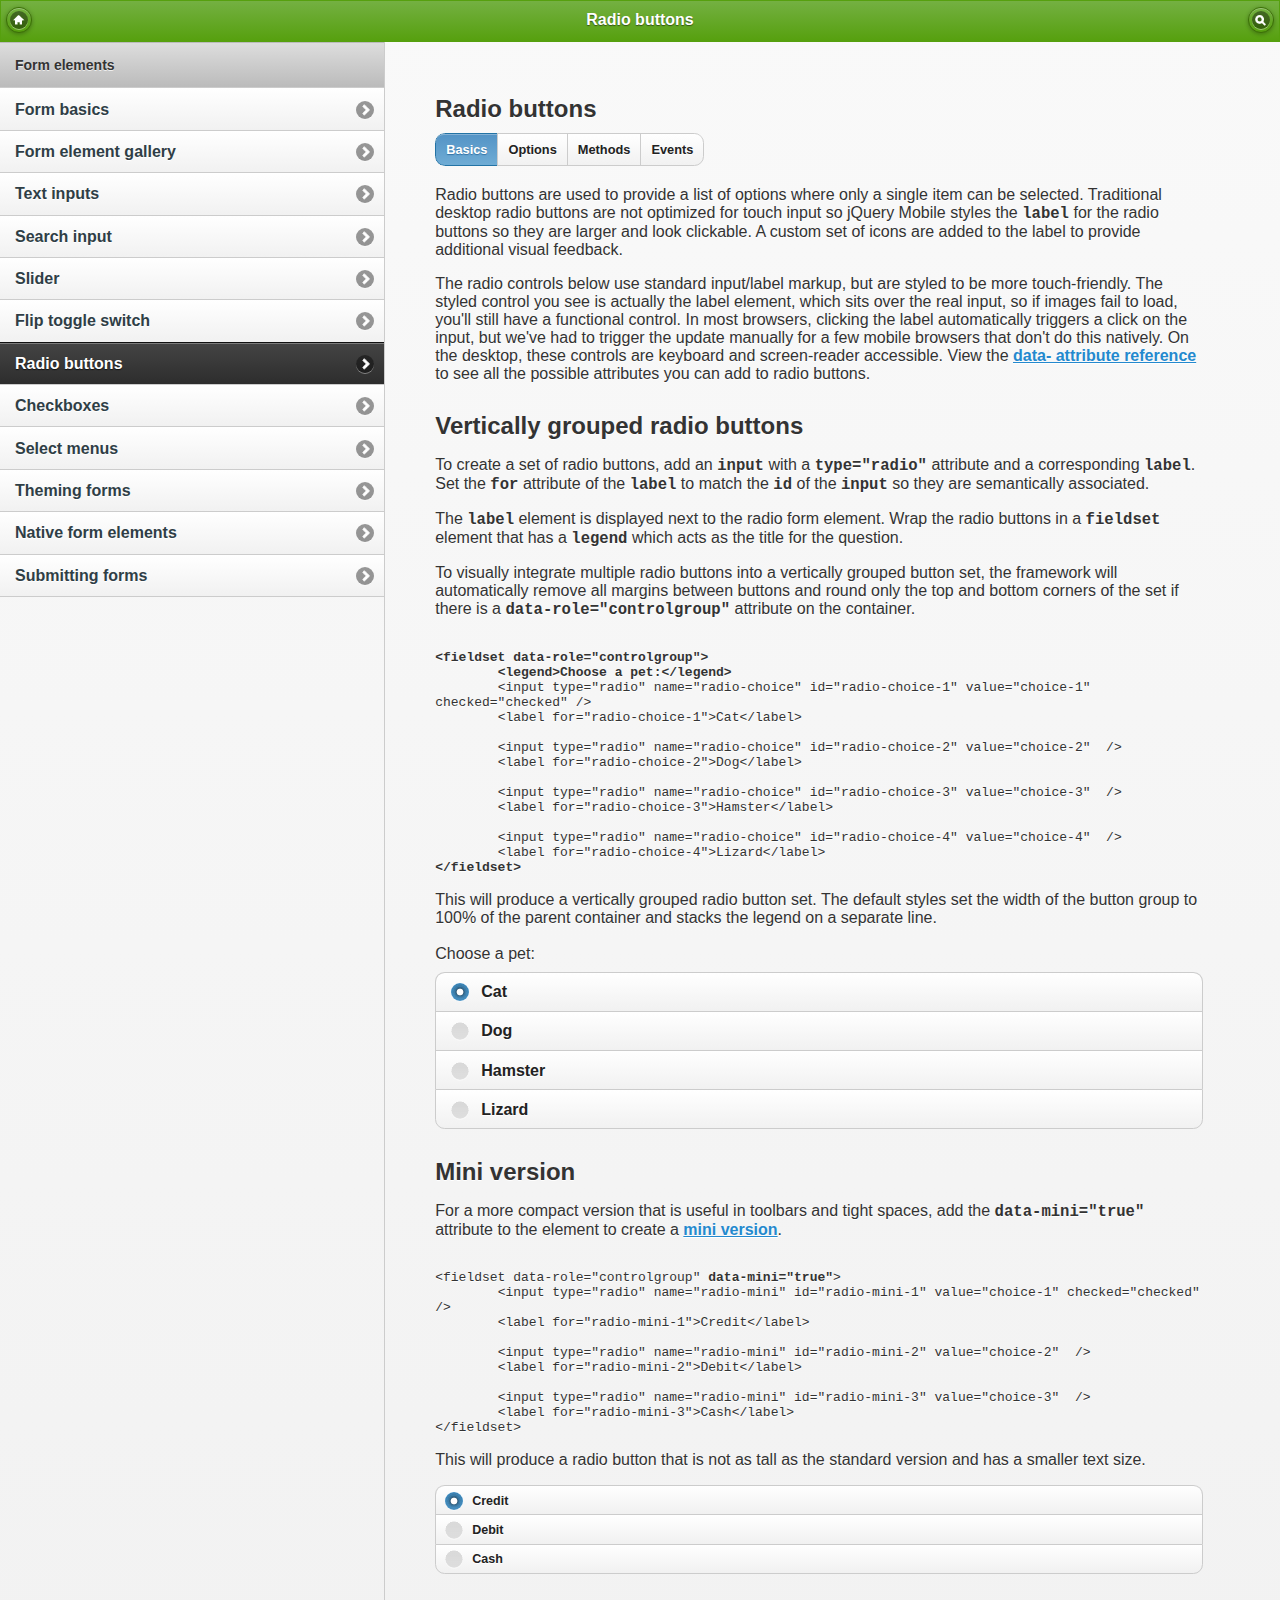
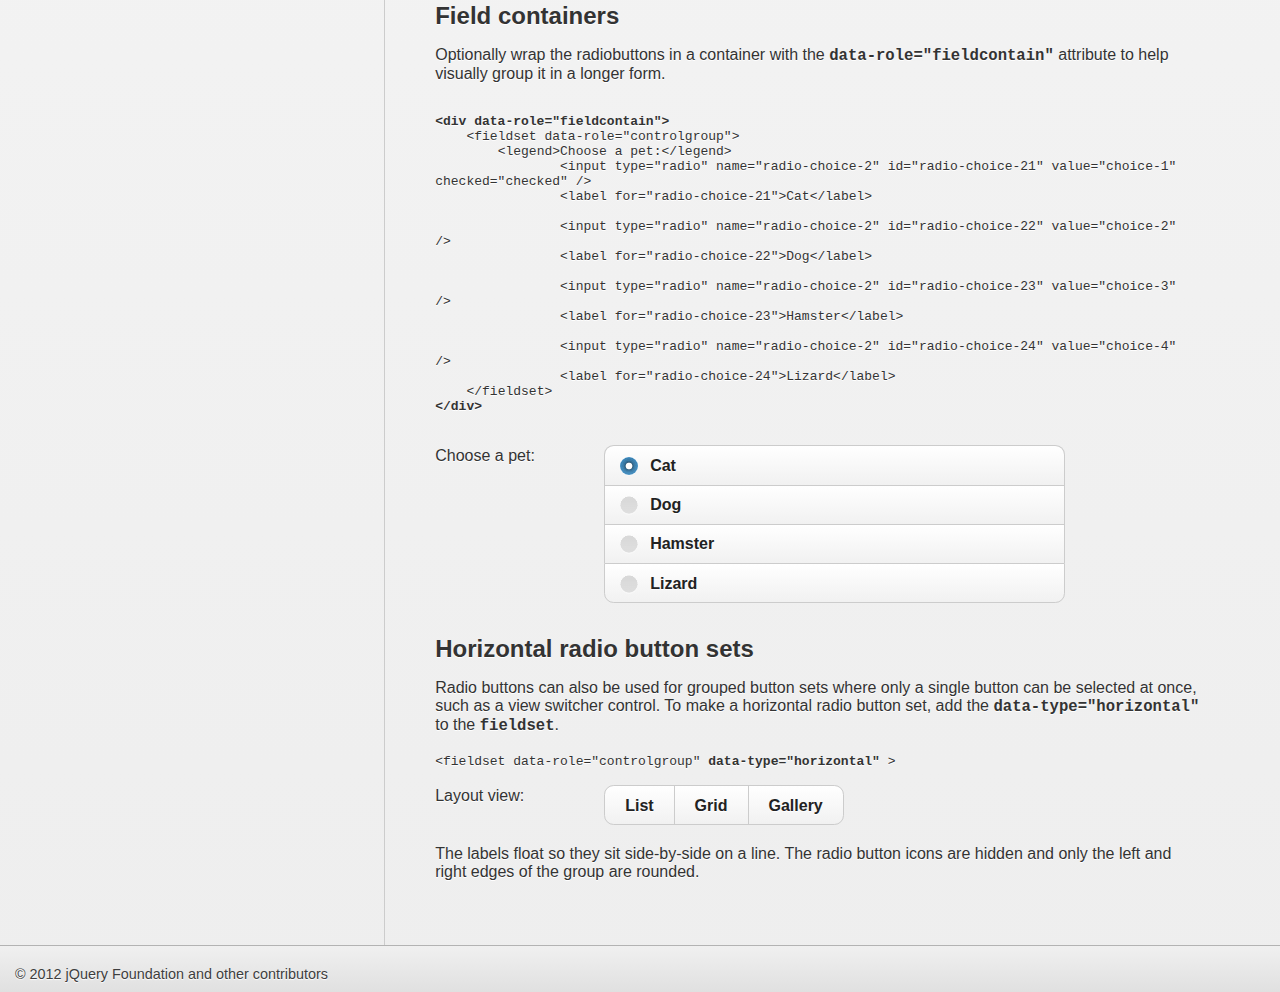
<file: grooming_rooms/jquery.mobile-1.1.1/demos/docs/forms/radiobuttons/index.html>
<!DOCTYPE html> 
<html>
	<head>
	<meta charset="utf-8">
	<meta name="viewport" content="width=device-width, initial-scale=1"> 
	<title>jQuery Mobile Docs - Radio Buttons</title> 
	<link rel="stylesheet"  href="../../../css/themes/default/jquery.mobile-1.1.1.css" />
	<link rel="stylesheet" href="../../_assets/css/jqm-docs.css"/> 
	<script src="../../../js/jquery.js"></script>
	<script src="../../../docs/_assets/js/jqm-docs.js"></script>
	<script src="../../../js/jquery.mobile-1.1.1.js"></script>

</head> 
<body> 

	<div data-role="page" class="type-interior">

		<div data-role="header" data-theme="f">
		<h1>Radio buttons</h1>
		<a href="../../../" data-icon="home" data-iconpos="notext" data-direction="reverse">Home</a>
		<a href="../../nav.html" data-icon="search" data-iconpos="notext" data-rel="dialog" data-transition="fade">Search</a>
	</div><!-- /header -->

	<div data-role="content">
		<div class="content-primary">
		
		<form action="#" method="get">

		<h2>Radio buttons</h2>

    <ul data-role="controlgroup" data-type="horizontal" class="localnav">
      <li><a href="index.html" data-role="button" data-transition="fade" class="ui-btn-active">Basics</a></li>
      <li><a href="options.html" data-role="button" data-transition="fade">Options</a></li>
      <li><a href="methods.html" data-role="button" data-transition="fade">Methods</a></li>
      <li><a href="events.html" data-role="button" data-transition="fade">Events</a></li>
    </ul>

		<p>Radio buttons are used to provide a list of options where only a single item can be selected. Traditional desktop radio buttons are not optimized for touch input so jQuery Mobile styles the <code>label</code> for the radio buttons so they are larger and look clickable. A custom set of icons are added to the label to provide additional visual feedback.</p>
		
		<p>The radio controls below use standard input/label markup, but are styled to be more touch-friendly. The styled control you see is actually the label element, which sits over the real input, so if images fail to load, you'll still have a functional control. In most browsers, clicking the label automatically triggers a click on the input, but we've had to trigger the update manually for a few mobile browsers that don't do this natively. On the desktop, these controls are keyboard and screen-reader accessible. View the <a href="../../api/data-attributes.html">data- attribute reference</a> to see all the possible attributes you can add to radio buttons.</p>
		
		<h2>Vertically grouped radio buttons</h2>
		
		<p>To create a set of radio buttons, add an <code>input</code> with a <code>type="radio"</code> attribute and a corresponding <code>label</code>. Set the <code>for</code> attribute of the <code>label</code> to match the <code>id</code> of the <code>input</code> so they are semantically associated.</p>
		
		<p>The <code>label</code> element is displayed next to the radio form element. Wrap the radio buttons in a <code>fieldset</code> element that has a <code>legend</code> which acts as the title for the question.</p>
		
		<p>To visually integrate multiple radio buttons into a vertically grouped button set, the framework will automatically remove all margins between buttons and round only the top and bottom corners of the set if there is a <code> data-role="controlgroup"</code> attribute on the container.</p>
				
<pre><code>	
<strong>&lt;fieldset data-role=&quot;controlgroup&quot;&gt;
	&lt;legend&gt;Choose a pet:&lt;/legend&gt;</strong>
     	&lt;input type=&quot;radio&quot; name=&quot;radio-choice&quot; id=&quot;radio-choice-1&quot; value=&quot;choice-1&quot; checked=&quot;checked&quot; /&gt;
     	&lt;label for=&quot;radio-choice-1&quot;&gt;Cat&lt;/label&gt;

     	&lt;input type=&quot;radio&quot; name=&quot;radio-choice&quot; id=&quot;radio-choice-2&quot; value=&quot;choice-2&quot;  /&gt;
     	&lt;label for=&quot;radio-choice-2&quot;&gt;Dog&lt;/label&gt;

     	&lt;input type=&quot;radio&quot; name=&quot;radio-choice&quot; id=&quot;radio-choice-3&quot; value=&quot;choice-3&quot;  /&gt;
     	&lt;label for=&quot;radio-choice-3&quot;&gt;Hamster&lt;/label&gt;

     	&lt;input type=&quot;radio&quot; name=&quot;radio-choice&quot; id=&quot;radio-choice-4&quot; value=&quot;choice-4&quot;  /&gt;
     	&lt;label for=&quot;radio-choice-4&quot;&gt;Lizard&lt;/label&gt;
<strong>&lt;/fieldset&gt;</strong>
</code></pre>

		
		<p>This will produce a vertically grouped radio button set. The default styles set the width of the button group to 100% of the parent container and stacks the legend on a separate line.</p>
		
		
	    <fieldset data-role="controlgroup">
	    	<legend>Choose a pet:</legend>
	         	<input type="radio" name="radio-pet" id="radio-pet-1a" value="choice-1" checked="checked"  />
	         	<label for="radio-pet-1a">Cat</label>

	         	<input type="radio" name="radio-pet" id="radio-pet-2a" value="choice-2"  />
	         	<label for="radio-pet-2a">Dog</label>

	         	<input type="radio" name="radio-pet" id="radio-pet-3a" value="choice-3"  />
	         	<label for="radio-pet-3a">Hamster</label>

	         	<input type="radio" name="radio-pet" id="radio-pet-4a" value="choice-4"  />
	         	<label for="radio-pet-4a">Lizard</label>
	    </fieldset>

		<h2>Mini version</h2>

		<p>For a more compact version that is useful in toolbars and tight spaces, add the <code>data-mini="true"</code> attribute to the element to create a <a href="../forms-all-mini.html">mini version</a>. </p>

<pre><code>			
&lt;fieldset data-role=&quot;controlgroup&quot; <strong>data-mini=&quot;true&quot;</strong>&gt;
    	&lt;input type=&quot;radio&quot; name=&quot;radio-mini&quot; id=&quot;radio-mini-1&quot; value=&quot;choice-1&quot; checked=&quot;checked&quot; /&gt;
    	&lt;label for=&quot;radio-mini-1&quot;&gt;Credit&lt;/label&gt;

	&lt;input type=&quot;radio&quot; name=&quot;radio-mini&quot; id=&quot;radio-mini-2&quot; value=&quot;choice-2&quot;  /&gt;
    	&lt;label for=&quot;radio-mini-2&quot;&gt;Debit&lt;/label&gt;
    	
    	&lt;input type=&quot;radio&quot; name=&quot;radio-mini&quot; id=&quot;radio-mini-3&quot; value=&quot;choice-3&quot;  /&gt;
    	&lt;label for=&quot;radio-mini-3&quot;&gt;Cash&lt;/label&gt;
&lt;/fieldset&gt;
</code></pre>

		<p>This will produce a radio button that is not as tall as the standard version and has a smaller text size.</p>
		
		<fieldset data-role="controlgroup" data-mini="true">
	         	<input type="radio" name="radio-mini" id="radio-mini-1" value="choice-1" checked="checked" />
	         	<label for="radio-mini-1">Credit</label>
	         	<input type="radio" name="radio-mini" id="radio-mini-2" value="choice-2"  />
	         	<label for="radio-mini-2">Debit</label>
	         	<input type="radio" name="radio-mini" id="radio-mini-3" value="choice-3"  />
	         	<label for="radio-mini-3">Cash</label>
	    </fieldset>
		
		<h2>Field containers</h2>
		
		<p>Optionally wrap the radiobuttons in a container with the <code>data-role="fieldcontain"</code> attribute to help visually group it in a longer form.</p>
	<pre><code>	
<strong>&lt;div data-role=&quot;fieldcontain&quot;&gt;</strong>
    &lt;fieldset data-role=&quot;controlgroup&quot;&gt;
    	&lt;legend&gt;Choose a pet:&lt;/legend&gt;
         	&lt;input type=&quot;radio&quot; name=&quot;radio-choice-2&quot; id=&quot;radio-choice-21&quot; value=&quot;choice-1&quot; checked=&quot;checked&quot; /&gt;
         	&lt;label for=&quot;radio-choice-21&quot;&gt;Cat&lt;/label&gt;

         	&lt;input type=&quot;radio&quot; name=&quot;radio-choice-2&quot; id=&quot;radio-choice-22&quot; value=&quot;choice-2&quot;  /&gt;
         	&lt;label for=&quot;radio-choice-22&quot;&gt;Dog&lt;/label&gt;

         	&lt;input type=&quot;radio&quot; name=&quot;radio-choice-2&quot; id=&quot;radio-choice-23&quot; value=&quot;choice-3&quot;  /&gt;
         	&lt;label for=&quot;radio-choice-23&quot;&gt;Hamster&lt;/label&gt;

         	&lt;input type=&quot;radio&quot; name=&quot;radio-choice-2&quot; id=&quot;radio-choice-24&quot; value=&quot;choice-4&quot;  /&gt;
         	&lt;label for=&quot;radio-choice-24&quot;&gt;Lizard&lt;/label&gt;
    &lt;/fieldset&gt;
<strong>&lt;/div&gt;
</strong>	</code></pre>

		<div data-role="fieldcontain">
		    <fieldset data-role="controlgroup">
		    	<legend>Choose a pet:</legend>
		         	<input type="radio" name="radio-pet-1" id="radio-pet-1" value="choice-1" checked="checked"  />
		         	<label for="radio-pet-1">Cat</label>

		         	<input type="radio" name="radio-pet-1" id="radio-pet-2" value="choice-2"  />
		         	<label for="radio-pet-2">Dog</label>

		         	<input type="radio" name="radio-pet-1" id="radio-pet-3" value="choice-3"  />
		         	<label for="radio-pet-3">Hamster</label>

		         	<input type="radio" name="radio-pet-1" id="radio-pet-4" value="choice-4"  />
		         	<label for="radio-pet-4">Lizard</label>
		    </fieldset>
		</div>
			<h2>Horizontal radio button sets</h2>

			<p>Radio buttons can also be used for grouped button sets where only a single button can be selected at once, such as a view switcher control. To make a horizontal radio button set, add the <code> data-type="horizontal"</code> to the <code>fieldset</code>.</p>

	<code>
	&lt;fieldset data-role=&quot;controlgroup&quot; <strong>data-type=&quot;horizontal&quot;</strong> &gt;
	</code>

	<div data-role="fieldcontain">
	    <fieldset data-role="controlgroup" data-type="horizontal">
	     	<legend>Layout view:</legend>
	         	<input type="radio" name="radio-view" id="radio-view-a" value="list"  />
	         	<label for="radio-view-a">List</label>
	         	<input type="radio" name="radio-view" id="radio-view-b" value="grid"  />
	         	<label for="radio-view-b">Grid</label>
	         	<input type="radio" name="radio-view" id="radio-view-c" value="gallery"  />
	         	<label for="radio-view-c">Gallery</label>
	    </fieldset>
	</div>

				<p>The labels float so they sit side-by-side on a line. The radio button icons are hidden and only the left and right edges of the group are rounded.</p>
				

	



	</form>
	
	</div><!--/content-primary -->		
	
	<div class="content-secondary">
		
		<div data-role="collapsible" data-collapsed="true" data-theme="b" data-content-theme="d">
			
				<h3>More in this section</h3>
				
				<ul data-role="listview" data-theme="c" data-dividertheme="d">
				
					<li data-role="list-divider">Form elements</li>
					<li><a href="../docs-forms.html">Form basics</a></li>
					<li><a href="../forms-all.html">Form element gallery</a></li>
					<li><a href="../textinputs/index.html">Text inputs</a></li>
					<li><a href="../search/">Search input</a></li>
					<li><a href="../slider/">Slider</a></li>
					<li><a href="../switch/">Flip toggle switch</a></li>
					<li data-theme="a"><a href="index.html">Radio buttons</a></li>
					<li><a href="../checkboxes/">Checkboxes</a></li>
					<li><a href="../selects/">Select menus</a></li>
					<li><a href="../forms-themes.html">Theming forms</a></li>
					<li><a href="../forms-all-native.html">Native form elements</a></li>
					<li><a href="../forms-sample.html">Submitting forms</a></li>
					
	
				</ul>
		</div>
	</div>		

</div><!-- /content -->

<div data-role="footer" class="footer-docs" data-theme="c">
		<p>&copy; 2012 jQuery Foundation and other contributors</p>
</div>
	
</div><!-- /page -->

</body>
</html>
</file>
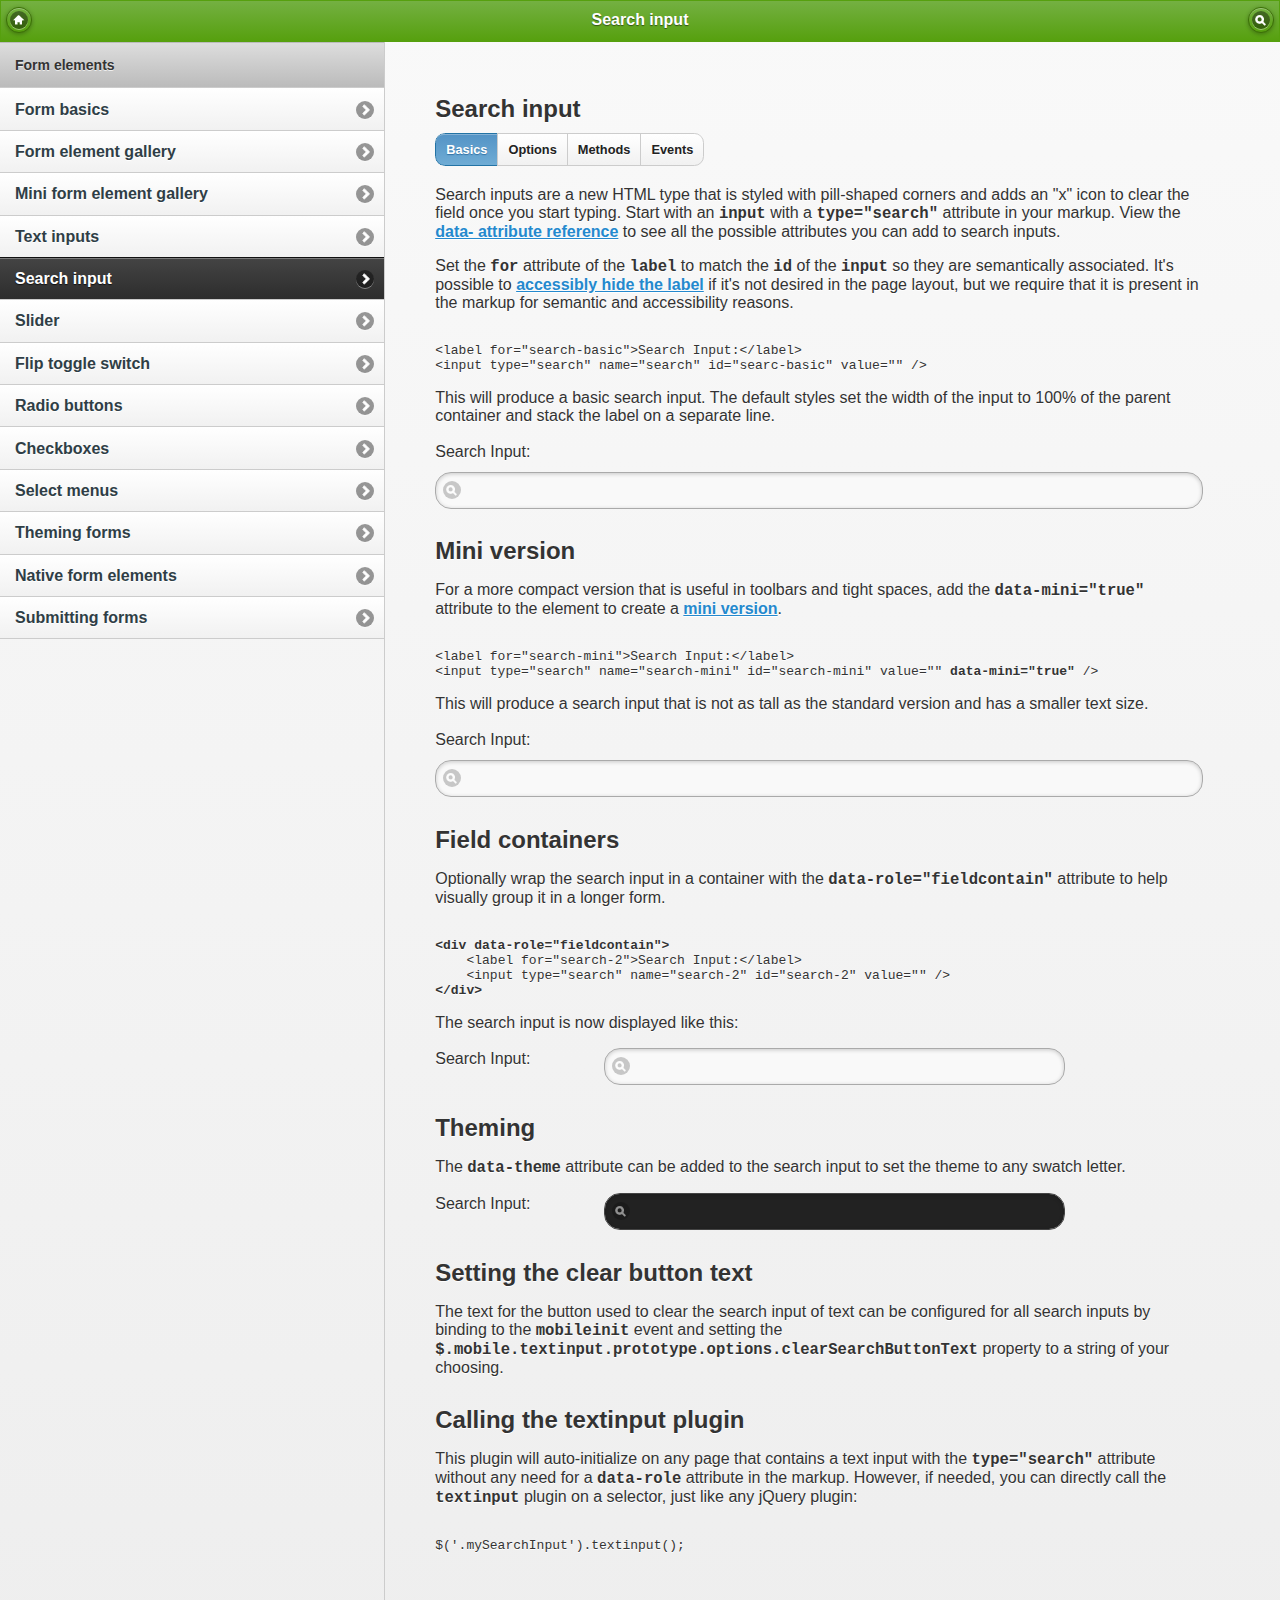
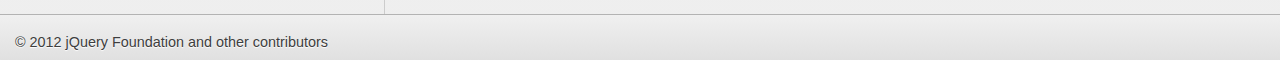
<file: grooming_rooms/jquery.mobile-1.1.1/demos/docs/forms/search/index.html>
<!DOCTYPE html> 
<html>
	<head>
	<meta charset="utf-8">
	<meta name="viewport" content="width=device-width, initial-scale=1"> 
	<title>jQuery Mobile Docs - Search input</title> 
	<link rel="stylesheet"  href="../../../css/themes/default/jquery.mobile-1.1.1.css" />
	<link rel="stylesheet" href="../../_assets/css/jqm-docs.css"/>
	<script src="../../../js/jquery.js"></script>
	<script src="../../../docs/_assets/js/jqm-docs.js"></script>
	<script src="../../../js/jquery.mobile-1.1.1.js"></script>

</head> 
<body> 

	<div data-role="page" class="type-interior">

		<div data-role="header" data-theme="f">
		<h1>Search input</h1>
		<a href="../../../" data-icon="home" data-iconpos="notext" data-direction="reverse">Home</a>
		<a href="../../nav.html" data-icon="search" data-iconpos="notext" data-rel="dialog" data-transition="fade">Search</a>
	</div><!-- /header -->

	<div data-role="content">
		<div class="content-primary">
		
		<form action="#" method="get">

			<h2>Search input</h2>
			
			<ul data-role="controlgroup" data-type="horizontal" class="localnav">
				<li><a href="index.html" data-role="button" data-transition="fade" class="ui-btn-active">Basics</a></li>
				<li><a href="options.html" data-role="button" data-transition="fade">Options</a></li>
				<li><a href="methods.html" data-role="button" data-transition="fade">Methods</a></li>
				<li><a href="events.html" data-role="button" data-transition="fade">Events</a></li>
			</ul>

			<p>Search inputs are a new HTML type that is styled with pill-shaped corners and adds an "x" icon to clear the field once you start typing. Start with an <code>input</code> with a <code>type="search"</code> attribute in your markup. View the <a href="../../api/data-attributes.html">data- attribute reference</a> to see all the possible attributes you can add to search inputs.</p>
			
			<p>Set the <code>for</code> attribute of the <code>label</code> to match the <code>id</code> of the <code>input</code> so they are semantically associated. It's possible to <a href="../docs-forms.html">accessibly hide the label</a> if it's not desired in the page layout, but we require that it is present in the markup for semantic and accessibility reasons.</p>
				
<pre><code>	
&lt;label for=&quot;search-basic&quot;&gt;Search Input:&lt;/label&gt;
&lt;input type=&quot;search&quot; name=&quot;search&quot; id=&quot;searc-basic&quot; value=&quot;&quot; /&gt;
</code></pre>	

				<p>This will produce a basic search input. The default styles set the width of the input to 100% of the parent container and stack the label on a separate line.</p>
		         <label for="search-basic">Search Input:</label>
				 <input type="search" name="search" id="search-basic" value="" />
		        
				<h2>Mini version</h2>

				<p>For a more compact version that is useful in toolbars and tight spaces, add the <code>data-mini="true"</code> attribute to the element to create a <a href="../forms-all-mini.html">mini version</a>. </p>

<pre><code>	
&lt;label for=&quot;search-mini&quot;&gt;Search Input:&lt;/label&gt;
&lt;input type=&quot;search&quot; name=&quot;search-mini&quot; id=&quot;search-mini&quot; value=&quot;&quot; <strong>data-mini=&quot;true&quot;</strong> /&gt;
</code></pre>

				<p>This will produce a search input that is not as tall as the standard version and has a smaller text size.</p>
		         <label for="search-mini">Search Input:</label>
				 <input type="search" name="search-mini" id="search-mini" value="" />

				<h2>Field containers</h2>
				
				 <p>Optionally wrap the search input in a container with the <code>data-role="fieldcontain"</code> attribute to help visually group it in a longer form.</p>

<pre><code>	
<strong>&lt;div data-role=&quot;fieldcontain&quot;&gt;
</strong>    &lt;label for=&quot;search-2&quot;&gt;Search Input:&lt;/label&gt;
    &lt;input type=&quot;search&quot; name=&quot;search-2&quot; id=&quot;search-2&quot; value=&quot;&quot; /&gt;
<strong>&lt;/div&gt;
</strong></code></pre>	
			 
			<p>The search input is now displayed like this:</p>
			<div data-role="fieldcontain">
	         <label for="search-2">Search Input:</label>
	         <input type="search" name="search-2" id="search-2" value="" />
			</div>

			<h2>Theming</h2>
			<p>The <code>data-theme</code> attribute can be added to the search input to set the theme to any swatch letter.</p>
			<div data-role="fieldcontain">
	         <label for="search-3">Search Input:</label>
	         <input type="search" name="search-3" id="search-3" value="" data-theme="a" />
			</div>

			<h2>Setting the clear button text</h2>
			<p>The text for the button used to clear the search input of text can be configured for all search inputs by binding to the <code>mobileinit</code> event and setting the <code>$.mobile.textinput.prototype.options.clearSearchButtonText</code> property to a string of your choosing.</p>
			
			<h2>Calling the textinput plugin</h2>

<p>This plugin will auto-initialize on any page that contains a text input with the <code>type="search"</code> attribute without any need for a <code>data-role</code> attribute in the markup. However, if needed, you can directly call the <code>textinput</code> plugin on a selector, just like any jQuery plugin:</p>
<pre><code>
$('.mySearchInput').textinput();			
</code></pre>
			

	</form>
	
	</div><!--/content-primary -->		
	
	<div class="content-secondary">
		
		<div data-role="collapsible" data-collapsed="true" data-theme="b" data-content-theme="d">
			
				<h3>More in this section</h3>
				
				<ul data-role="listview" data-theme="c" data-dividertheme="d">
				
					<li data-role="list-divider">Form elements</li>
					<li><a href="../docs-forms.html">Form basics</a></li>
					<li><a href="../forms-all.html">Form element gallery</a></li>
					<li><a href="../forms-all-mini.html">Mini form element gallery</a></li>
					<li><a href="../textinputs/index.html">Text inputs</a></li>
					<li data-theme="a"><a href="index.html">Search input</a></li>
					<li><a href="../slider/">Slider</a></li>
					<li><a href="../switch/">Flip toggle switch</a></li>
					<li><a href="../radiobuttons/">Radio buttons</a></li>
					<li><a href="../checkboxes/">Checkboxes</a></li>
					<li><a href="../selects/">Select menus</a></li>
					<li><a href="../forms-themes.html">Theming forms</a></li>
					<li><a href="../forms-all-native.html">Native form elements</a></li>
					<li><a href="../forms-sample.html">Submitting forms</a></li>
					
	
				</ul>
		</div>
	</div>		

</div><!-- /content -->

<div data-role="footer" class="footer-docs" data-theme="c">
		<p>&copy; 2012 jQuery Foundation and other contributors</p>
</div>
	
</div><!-- /page -->

</body>
</html>
</file>
<file: grooming_rooms/jquery.mobile-1.1.1/demos/docs/_assets/css/jqm-docs.css>
/* jqm docs css

Beware: lots of last-minute CSS going on in here 
cobblers, shoes, 
*/

body { background: #dddddd; }
.ui-mobile .type-home .ui-content { margin: 0; background: #e5e5e5 url(../images/jqm-sitebg.png) top center repeat-x; }
.ui-mobile #jqm-homeheader { padding: 40px 10px 0; text-align: center;  margin: 0 auto; }
.ui-mobile #jqm-homeheader h1 { margin: 0 0 ; }
.ui-mobile #jqm-homeheader p { margin: .3em 0 0; line-height: 1.3; font-size: .9em; font-weight: bold; color: #666; }
.ui-mobile #jqm-version { text-indent: -99999px; background: url(../images/version.png) top right no-repeat; width: 119px; height: 122px; overflow: hidden; position: absolute; z-index: 50; top: -11px; right: 0; }
/* .ui-mobile .jqm-themeswitcher { margin: 10px 25px 10px 10px;  } */

.jqm-version {
background: #f7cf57;
border: solid #fff;
border-width: 2px 0;
color: #000;
display: block;
font-weight: bold;
position: absolute;
padding: .25em 3em;
right: -2.5em;
text-align: center;
text-shadow: 0 1px 1px #fff;
top: .75em;
width: 78px;
z-index: 9;
-webkit-transform: rotate(45deg);
-moz-transform: rotate(45deg);
-o-transform: rotate(45deg);
transform: rotate(45deg);

-webkit-box-shadow: 0 0 6px rgba(0,0,0,.50);
-moz-box-shadow: 0 0 6px rgba(0,0,0,.50);
-o-box-shadow: 0 0 6px rgba(0,0,0,.50);
box-shadow: 0 0 6px rgba(0,0,0,.50);
}
.jqm-version b {
color: #a21412;
}

h2 { margin:1.2em 0 .4em 0; }
p code { font-size:1.2em; font-weight:bold; } 
h4 code {font-size:1.2em; font-weight:bold; }

dt { font-weight: bold; margin: 2em 0 .5em; }
dt code, dd code { font-size:1.3em; line-height:150%; }
pre { white-space: pre; white-space: pre-wrap; word-wrap: break-word; }

#jqm-homeheader img { width: 235px; }
img { max-width: 100%; }

/* fluid images moved from jquery.mobile.core.css*/
.ui-mobile img {
	max-width: 100%;
}

.ui-header .jqm-home { top: 0; }
nav { margin: 0; }



p.intro {
	font-size: .96em;
	line-height: 1.3;
		border-top: 1px solid #75ae18;
		border-bottom: 0;
		background: none;
		margin: 1.5em 0;
		padding: 1.5em 15px 0;

}
p.intro strong {
	color:  #558e08;
}
.footer-docs {
	padding: 5px 0;
}
.footer-docs p {
	margin-left:15px;
	font-weight: normal;
	font-size: .9em;
}

.type-interior .content-secondary {
	border-right: 0;
	border-left: 0;
	margin: 10px -15px 0;
	background: #fff;
	border-top: 1px solid #ccc;
}
.type-home .ui-content {
	margin-top: 5px;
	overflow: hidden;
	position: relative;
}
.type-interior .ui-content {
	padding-bottom: 0;
}
.content-secondary .ui-collapsible {
	padding: 0 15px 10px;

}
.content-secondary .ui-collapsible-content {
	padding: 0;
	background: none;
	border-bottom: none;
}
.content-secondary .ui-listview {
	margin: 0;
}
/* new API additions */

dt {  
	margin: 35px 0 15px 0; 
	background-color:#ddd; 
	font-weight:normal;
}
dt code { 
	display:inline-block; 
	font-weight:bold;
	color:#56A00E; 
	padding:3px 7px; 
	margin-right:10px; 
	background-color:#fff; 
}
dd { 
	margin-bottom:10px; 
}
dd .default { font-weight:bold; }
dd pre { 
	margin:0 0 0 0; 
}
dd code { font-weight: normal; }
dd pre code { 
	margin:0; 
	border:none; 
	font-weight:normal; 
	font-size:100%; 
	background-color:transparent; 
}
dd h4 { margin:15px 0 0 0; }
		
.localnav {
	margin:0 0 20px 0;
	overflow:hidden;
}
.localnav li {
	float:left;
}
.localnav .ui-btn-inner { 
	padding: .6em 10px; 
	font-size:80%; 
}

/* custom dialog for the photos sharing */
.ui-dialog.dialog-actionsheet .ui-dialog-contain {
	margin-top: 0;
}



/* F bar theme - just for the docs overview headers */
.ui-bar-f {
	border: 1px solid #56A00E;
	background: 			#74b042;
	color: 					#fff;
	font-weight: bold;
	text-shadow: 0 1px 1px #335413;	
	background-image: -webkit-gradient(linear, left top, left bottom, from(#74b042), to(#56A00E)); /* Saf4+, Chrome */
	background-image: -webkit-linear-gradient(#74b042, #56A00E); /* Chrome 10+, Saf5.1+ */
	background-image:    -moz-linear-gradient(#74b042, #56A00E); /* FF3.6 */
	background-image:     -ms-linear-gradient(#74b042, #56A00E); /* IE10 */
	background-image:      -o-linear-gradient(#74b042, #56A00E); /* Opera 11.10+ */
	background-image:         linear-gradient(#74b042, #56A00E);		
}
.ui-bar-f, 
.ui-bar-f input, 
.ui-bar-f select, 
.ui-bar-f textarea, 
.ui-bar-f button {
	font-family: Helvetica, Arial, sans-serif /*{global-font-family}*/;
}

.ui-bar-f,
.ui-bar-f .ui-link-inherit {
	color: 					#fff;
}
.ui-bar-f .ui-link {
	color: 					#fff;
	font-weight: bold;
}
.ui-btn-up-f {
	border: 1px solid 		#3B6F07;
	background: 			#56A00E;
	font-weight: bold;
	color: 					#fff;
	text-shadow: 0 1px 1px #234403;
	background-image: -webkit-gradient(linear, left top, left bottom, from(#74b042), to(#56A00E)); /* Saf4+, Chrome */
	background-image: -webkit-linear-gradient(#74b042, #56A00E); /* Chrome 10+, Saf5.1+ */
	background-image:    -moz-linear-gradient(#74b042, #56A00E); /* FF3.6 */
	background-image:     -ms-linear-gradient(#74b042, #56A00E); /* IE10 */
	background-image:      -o-linear-gradient(#74b042, #56A00E); /* Opera 11.10+ */
	background-image:         linear-gradient(#74b042, #56A00E);
}
.ui-btn-up-f a.ui-link-inherit {
	color: 					#fff;
}
.ui-btn-hover-f {
	border: 1px solid 		#3B6F07;
	background: 			#6EBC1F;
	font-weight: bold;
	color: 					#fff;
	text-shadow: 0 1px 1px #234403;
	background-image: -webkit-gradient(linear, left top, left bottom, from(#8FC963), to(#6EBC1F)); /* Saf4+, Chrome */
	background-image: -webkit-linear-gradient(#8FC963, #6EBC1F); /* Chrome 10+, Saf5.1+ */
	background-image:    -moz-linear-gradient(#8FC963, #6EBC1F); /* FF3.6 */
	background-image:     -ms-linear-gradient(#8FC963, #6EBC1F); /* IE10 */
	background-image:      -o-linear-gradient(#8FC963, #6EBC1F); /* Opera 11.10+ */
	background-image:         linear-gradient(#8FC963, #6EBC1F);
}
.ui-btn-hover-f a.ui-link-inherit {
	color: 					#fff;
}
.ui-btn-down-f {
	border: 1px solid 		#3B6F07;
	background: 			#3d3d3d;
	font-weight: bold;
	color: 					#fff;
	text-shadow: 0 1px 1px #234403;
	background-image: -webkit-gradient(linear, left top, left bottom, from(#56A00E), to(#64A234)); /* Saf4+, Chrome */
	background-image: -webkit-linear-gradient(#56A00E, #64A234); /* Chrome 10+, Saf5.1+ */
	background-image:    -moz-linear-gradient(#56A00E, #64A234); /* FF3.6 */
	background-image:     -ms-linear-gradient(#56A00E, #64A234); /* IE10 */
	background-image:      -o-linear-gradient(#56A00E, #64A234); /* Opera 11.10+ */
	background-image:         linear-gradient(#56A00E, #64A234);
}
.ui-btn-down-f a.ui-link-inherit {
	color: 					#fff;
}
.ui-btn-up-f,
.ui-btn-hover-f,
.ui-btn-down-f {
	font-family: Helvetica, Arial, sans-serif;
	text-decoration: none;
}




/* docs site layout */

@media all and (min-width: 650px){
	

	.type-home .ui-content {
		margin-top: 5px;
	}
	.ui-mobile #jqm-homeheader {
		max-width: 340px;
	}
/*
	.ui-mobile .jqm-themeswitcher {
		float: right;
	}
*/
	p.intro {
		margin: 2em 0;
	}
	.type-home .ui-content,
	.type-interior .ui-content {
		padding: 0;
		background: url(../images/px-ccc.gif) 50% 0 repeat-y;
	}
	.type-interior .ui-content {
		background-position: 45%;
		overflow: hidden;
	}
	.content-secondary {
		text-align: left;
		float: left;
		width: 45%;
		background: none;
	}
	.content-secondary,
	.type-interior .content-secondary {
		margin: 30px 0 20px 2%;
		padding: 20px 4% 0 0;
			background: none;
					border-top: none;
	}
	.type-index .content-secondary {
		padding: 0;
	}
	.content-secondary .ui-collapsible {
		margin: 0;
		padding: 0;
	}
	.content-secondary .ui-collapsible-content {
		border: none;
	}
	.type-index .content-secondary .ui-listview {
		margin: 0;
	}

	.ui-mobile #jqm-homeheader {
		padding: 0;
	}
	.content-primary {
		width: 45%;
		float: right;
		margin-top: 30px;
		margin-right: 1%;
		padding-right: 1%;
	}
	.content-primary ul:first-child {
		margin-top: 0;
	}
	.content-secondary h2 {
		position: absolute;
		left: -9999px;
	}
	.type-interior .content-primary {
		padding: 1.5em 6% 3em 0;
		margin: 0;
	}
	/* fix up the collapsibles - expanded on desktop */
	.content-secondary .ui-collapsible-heading {
		display: none;
	}
	.content-secondary .ui-collapsible-contain {
		margin:0;
	}
	.content-secondary .ui-collapsible-content {
		display: block;
		margin: 0;
		padding: 0;
	}
	.type-interior  .content-secondary .ui-li-divider {
		padding-top: 1em;
		padding-bottom: 1em;
	}
	.type-interior .content-secondary {
		margin: 0;
		padding: 0;
	}
	
}
@media all and (min-width: 750px){
	.type-home .ui-content,
	.type-interior .ui-content {
		background-position: 39%;
	}
	.content-secondary {
		width: 34%;
	}
	.content-primary {
		width: 56%;
		padding-right: 1%;
	}	
	.type-interior .ui-content {
		background-position: 34%;
	}
}

@media all and (min-width: 1200px){
	.type-home .ui-content{
		background-position: 38.5%;
	}
	.type-interior .ui-content {
		background-position: 30%;
	}
	.content-secondary {
		width: 30%;
		padding-right:6%;
		margin: 30px 0 20px 5%;
	}
	.type-interior .content-secondary {
		margin: 0;
		padding: 0;
	}
	.content-primary {
		width: 50%;
		margin-right: 5%;
		padding-right: 3%;
	}
	.type-interior .content-primary {
		width: 60%;
	}
}
</file>
